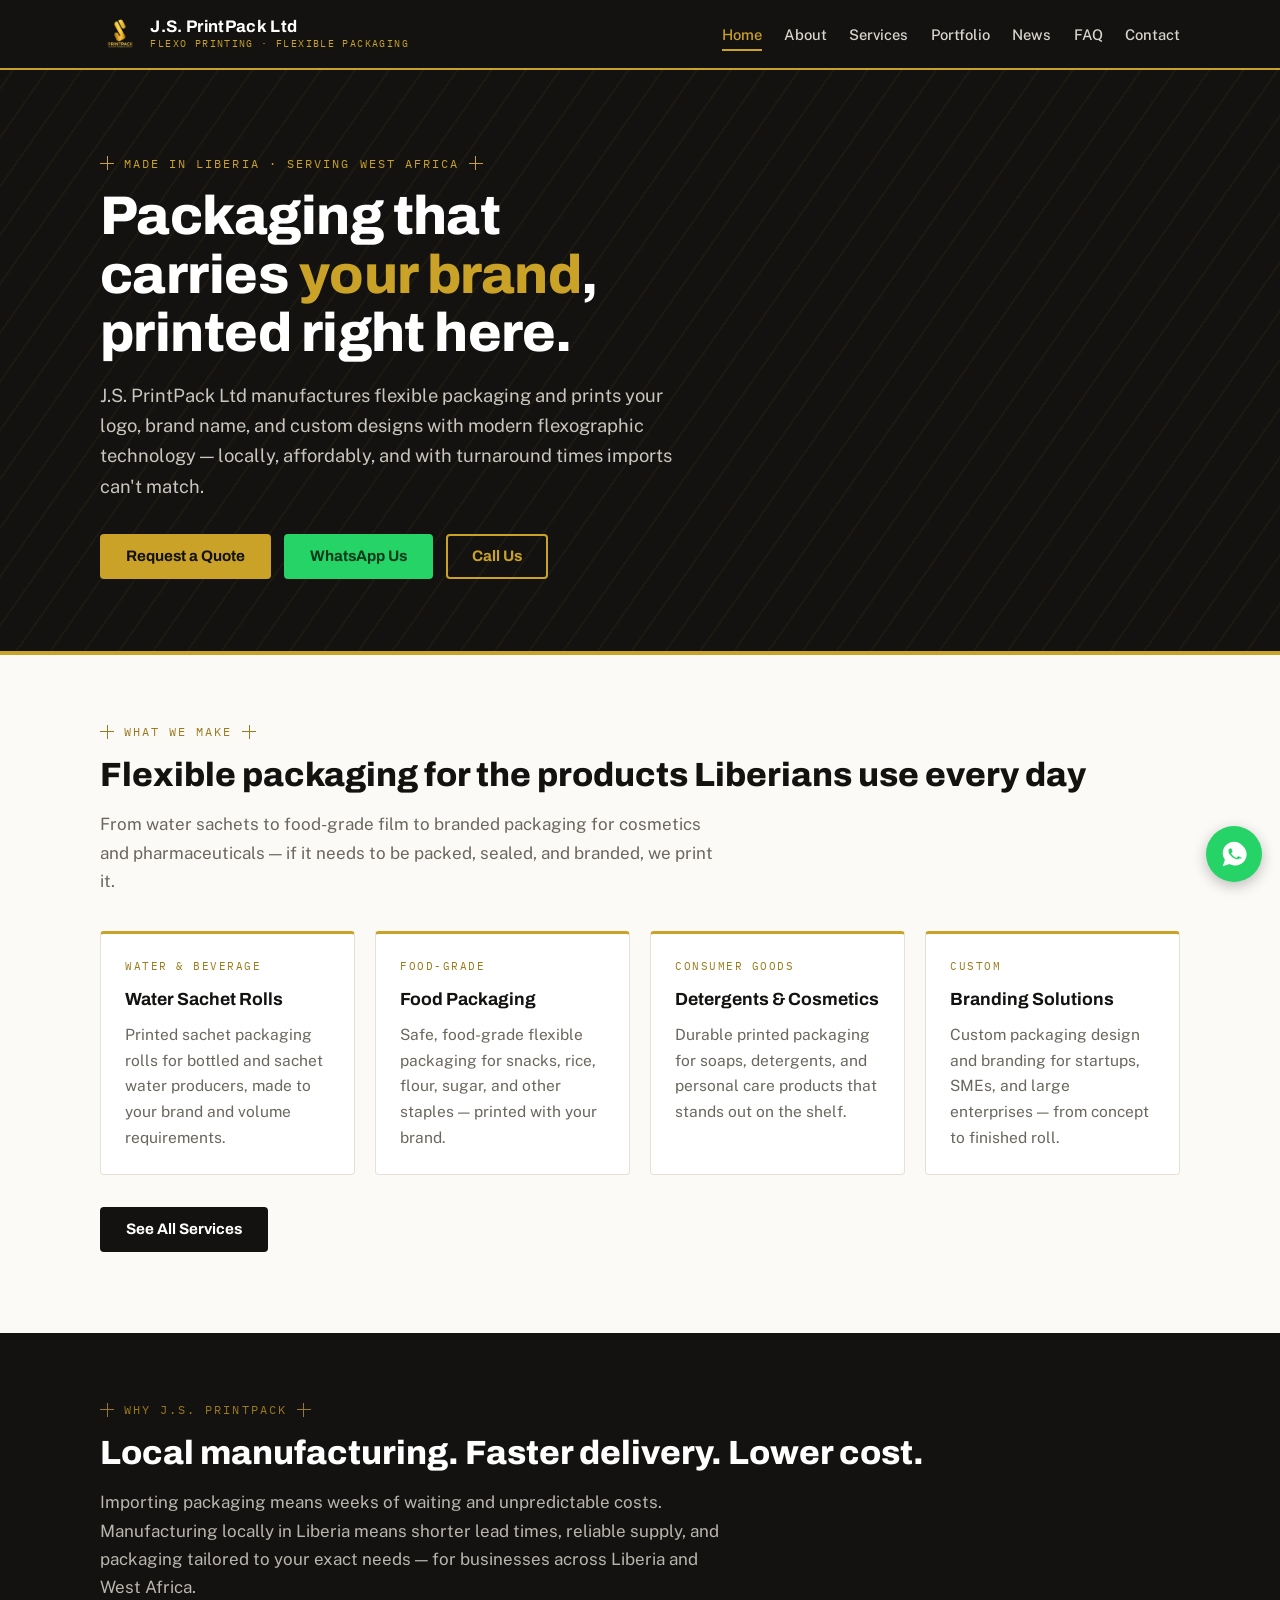
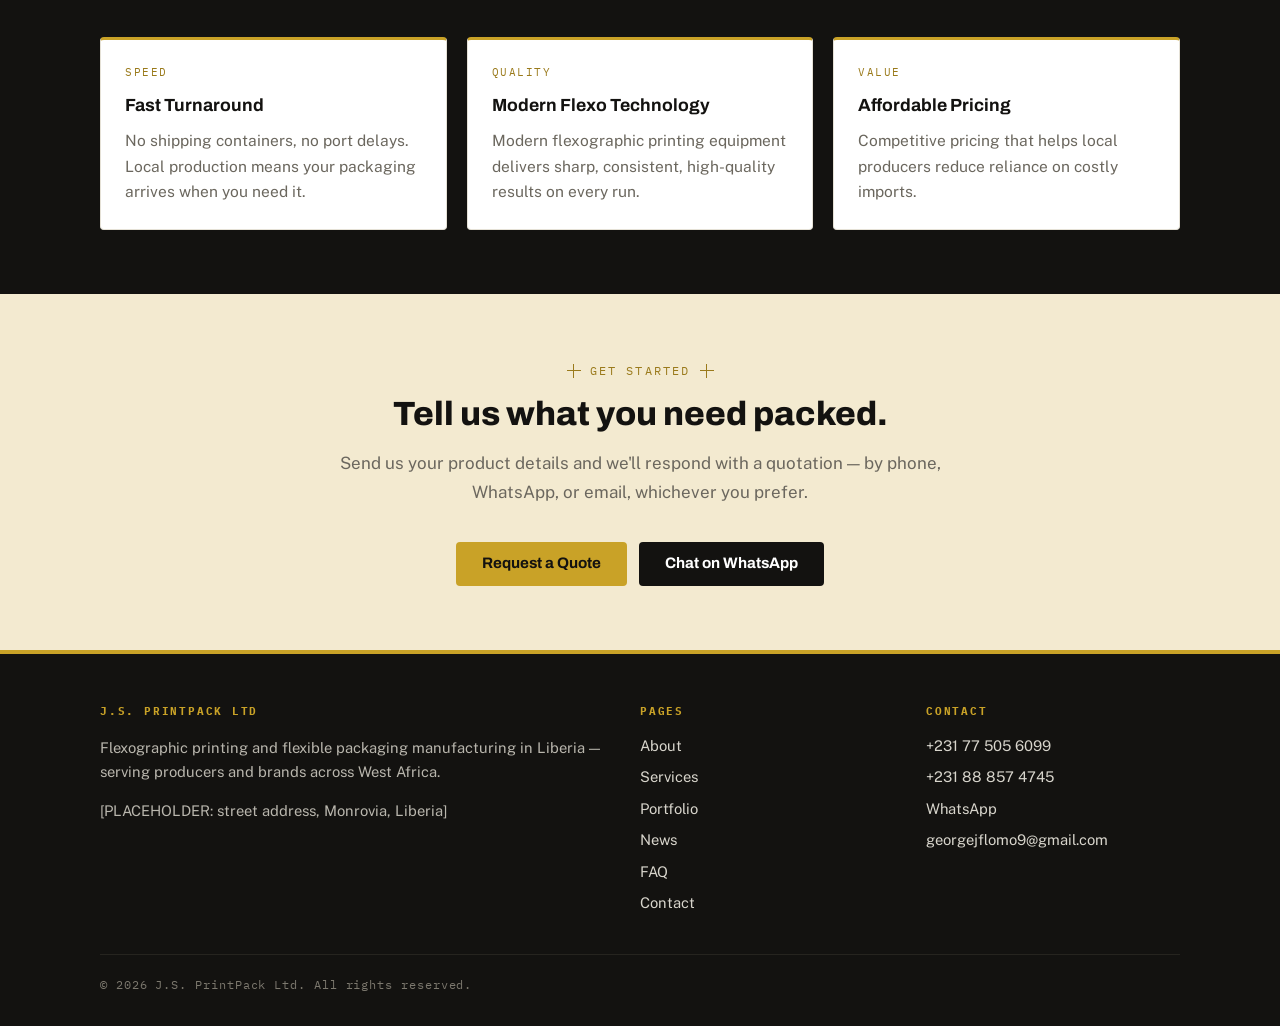
<file: index.html>
<!doctype html>
<html lang="en">
  <head>
    <meta charset="UTF-8" />
    <meta name="viewport" content="width=device-width, initial-scale=1.0" />
    <title>
      J.S. PrintPack Ltd — Flexographic Printing &amp; Flexible Packaging in
      Liberia
    </title>
    <meta
      name="description"
      content="J.S. PrintPack Ltd manufactures high-quality flexible packaging and flexographic printing in Liberia — water sachet rolls, food-grade packaging, and custom branded packaging for West Africa."
    />
    <link rel="preconnect" href="https://fonts.googleapis.com" />
    <link rel="preconnect" href="https://fonts.gstatic.com" crossorigin />
    <link
      href="https://fonts.googleapis.com/css2?family=Archivo:wght@700;800&family=Public+Sans:wght@400;500;700&family=IBM+Plex+Mono:wght@400;500&display=swap"
      rel="stylesheet"
    />
    <link rel="stylesheet" href="css/styles.css" />
    <link rel="icon" href="images/js-logo2.png" type="image/svg+xml" />
  </head>
  <body>
    <header class="site-header">
      <div class="container">
        <a class="brand" href="index.html">
          <img
            class="brand-mark"
            src="images/js-logo2.png"
            alt=""
            width="40"
            height="40"
          />
          <span class="brand-name"
            >J.S. PrintPack Ltd
            <small>Flexo Printing · Flexible Packaging</small>
          </span>
        </a>
        <button
          class="nav-toggle"
          aria-expanded="false"
          aria-controls="site-nav"
        >
          Menu
        </button>
        <nav class="site-nav" id="site-nav" aria-label="Main navigation">
          <ul>
            <li><a href="index.html" aria-current="page">Home</a></li>
            <li><a href="about.html">About</a></li>
            <li><a href="services.html">Services</a></li>
            <li><a href="portfolio.html">Portfolio</a></li>
            <li><a href="news.html">News</a></li>
            <li><a href="faq.html">FAQ</a></li>
            <li><a href="contact.html">Contact</a></li>
          </ul>
        </nav>
      </div>
    </header>

    <main>
      <section class="hero">
        <div class="container">
          <p class="eyebrow">Made in Liberia · Serving West Africa</p>
          <h1>
            Packaging that carries <em>your brand</em>, printed right here.
          </h1>
          <p class="lede">
            J.S. PrintPack Ltd manufactures flexible packaging and prints your
            logo, brand name, and custom designs with modern flexographic
            technology — locally, affordably, and with turnaround times imports
            can't match.
          </p>
          <div class="cta-row">
            <a class="btn btn-gold" href="contact.html">Request a Quote</a>
            <a
              class="btn btn-whatsapp"
              href="https://wa.me/231775056099"
              rel="noopener"
              >WhatsApp Us</a
            >
            <a class="btn btn-outline" href="tel:+231775056099">Call Us</a>
          </div>
        </div>
      </section>

      <section class="section">
        <div class="container">
          <p class="eyebrow">What we make</p>
          <h2>Flexible packaging for the products Liberians use every day</h2>
          <p class="intro">
            From water sachets to food-grade film to branded packaging for
            cosmetics and pharmaceuticals — if it needs to be packed, sealed,
            and branded, we print it.
          </p>
          <div class="card-grid">
            <div class="card">
              <span class="spec">Water &amp; Beverage</span>
              <h3>Water Sachet Rolls</h3>
              <p>
                Printed sachet packaging rolls for bottled and sachet water
                producers, made to your brand and volume requirements.
              </p>
            </div>
            <div class="card">
              <span class="spec">Food-Grade</span>
              <h3>Food Packaging</h3>
              <p>
                Safe, food-grade flexible packaging for snacks, rice, flour,
                sugar, and other staples — printed with your brand.
              </p>
            </div>
            <div class="card">
              <span class="spec">Consumer Goods</span>
              <h3>Detergents &amp; Cosmetics</h3>
              <p>
                Durable printed packaging for soaps, detergents, and personal
                care products that stands out on the shelf.
              </p>
            </div>
            <div class="card">
              <span class="spec">Custom</span>
              <h3>Branding Solutions</h3>
              <p>
                Custom packaging design and branding for startups, SMEs, and
                large enterprises — from concept to finished roll.
              </p>
            </div>
          </div>
          <p class="mt-2">
            <a class="btn btn-dark" href="services.html">See All Services</a>
          </p>
        </div>
      </section>

      <section class="section section-dark">
        <div class="container">
          <p class="eyebrow">Why J.S. PrintPack</p>
          <h2>Local manufacturing. Faster delivery. Lower cost.</h2>
          <p class="intro">
            Importing packaging means weeks of waiting and unpredictable costs.
            Manufacturing locally in Liberia means shorter lead times, reliable
            supply, and packaging tailored to your exact needs — for businesses
            across Liberia and West Africa.
          </p>
          <div class="card-grid">
            <div class="card">
              <span class="spec">Speed</span>
              <h3>Fast Turnaround</h3>
              <p>
                No shipping containers, no port delays. Local production means
                your packaging arrives when you need it.
              </p>
            </div>
            <div class="card">
              <span class="spec">Quality</span>
              <h3>Modern Flexo Technology</h3>
              <p>
                Modern flexographic printing equipment delivers sharp,
                consistent, high-quality results on every run.
              </p>
            </div>
            <div class="card">
              <span class="spec">Value</span>
              <h3>Affordable Pricing</h3>
              <p>
                Competitive pricing that helps local producers reduce reliance
                on costly imports.
              </p>
            </div>
          </div>
        </div>
      </section>

      <section class="section section-tint">
        <div class="container center">
          <p class="eyebrow" style="justify-content: center">Get started</p>
          <h2>Tell us what you need packed.</h2>
          <p class="intro" style="margin-left: auto; margin-right: auto">
            Send us your product details and we'll respond with a quotation — by
            phone, WhatsApp, or email, whichever you prefer.
          </p>
          <div class="cta-row" style="justify-content: center">
            <a class="btn btn-gold" href="contact.html">Request a Quote</a>
            <a
              class="btn btn-dark"
              href="https://wa.me/231775056099"
              rel="noopener"
              >Chat on WhatsApp</a
            >
          </div>
        </div>
      </section>
    </main>

    <footer class="site-footer">
      <div class="container">
        <div class="footer-grid">
          <div>
            <h4>J.S. PrintPack Ltd</h4>
            <p>
              Flexographic printing and flexible packaging manufacturing in
              Liberia — serving producers and brands across West Africa.
            </p>
            <p>[PLACEHOLDER: street address, Monrovia, Liberia]</p>
          </div>
          <div>
            <h4>Pages</h4>
            <ul>
              <li><a href="about.html">About</a></li>
              <li><a href="services.html">Services</a></li>
              <li><a href="portfolio.html">Portfolio</a></li>
              <li><a href="news.html">News</a></li>
              <li><a href="faq.html">FAQ</a></li>
              <li><a href="contact.html">Contact</a></li>
            </ul>
          </div>
          <div>
            <h4>Contact</h4>
            <ul>
              <li><a href="tel:+231775056099">+231 77 505 6099</a></li>
              <li><a href="tel:+231888574745">+231 88 857 4745</a></li>
              <li>
                <a href="https://wa.me/231775056099" rel="noopener">WhatsApp</a>
              </li>
              <li>
                <a href="mailto:georgejflomo9@gmail.com"
                  >georgejflomo9@gmail.com</a
                >
              </li>
            </ul>
          </div>
        </div>
        <div class="footer-bottom">
          © 2026 J.S. PrintPack Ltd. All rights reserved.
        </div>
      </div>
    </footer>

    <a
      class="wa-float"
      href="https://wa.me/231775056099"
      rel="noopener"
      aria-label="Chat with us on WhatsApp"
    >
      <svg viewBox="0 0 32 32" aria-hidden="true">
        <path
          d="M16 3C9.4 3 4 8.4 4 15c0 2.6.8 5 2.3 7L4 29l7.2-2.3c1.9 1 4 1.6 6.3 1.6 6.6 0 12-5.4 12-12S22.6 3 16 3zm6.6 17c-.3.8-1.6 1.5-2.2 1.6-.6.1-1.3.2-3.7-.8-3.1-1.3-5.1-4.4-5.3-4.6-.2-.2-1.3-1.7-1.3-3.2s.8-2.3 1.1-2.6c.3-.3.6-.4.8-.4h.6c.2 0 .5-.1.7.5l1 2.4c.1.2.1.4 0 .6l-.4.7-.6.6c-.2.2-.4.4-.2.7.2.4 1 1.6 2.1 2.6 1.4 1.3 2.6 1.7 3 1.9.4.2.6.1.8-.1l1.2-1.4c.2-.3.5-.2.8-.1l2.2 1c.3.2.6.3.7.4.1.4.1 1.1-.3 1.8z"
        />
      </svg>
    </a>

    <script src="js/main.js" defer></script>
  </body>
</html>
</file>
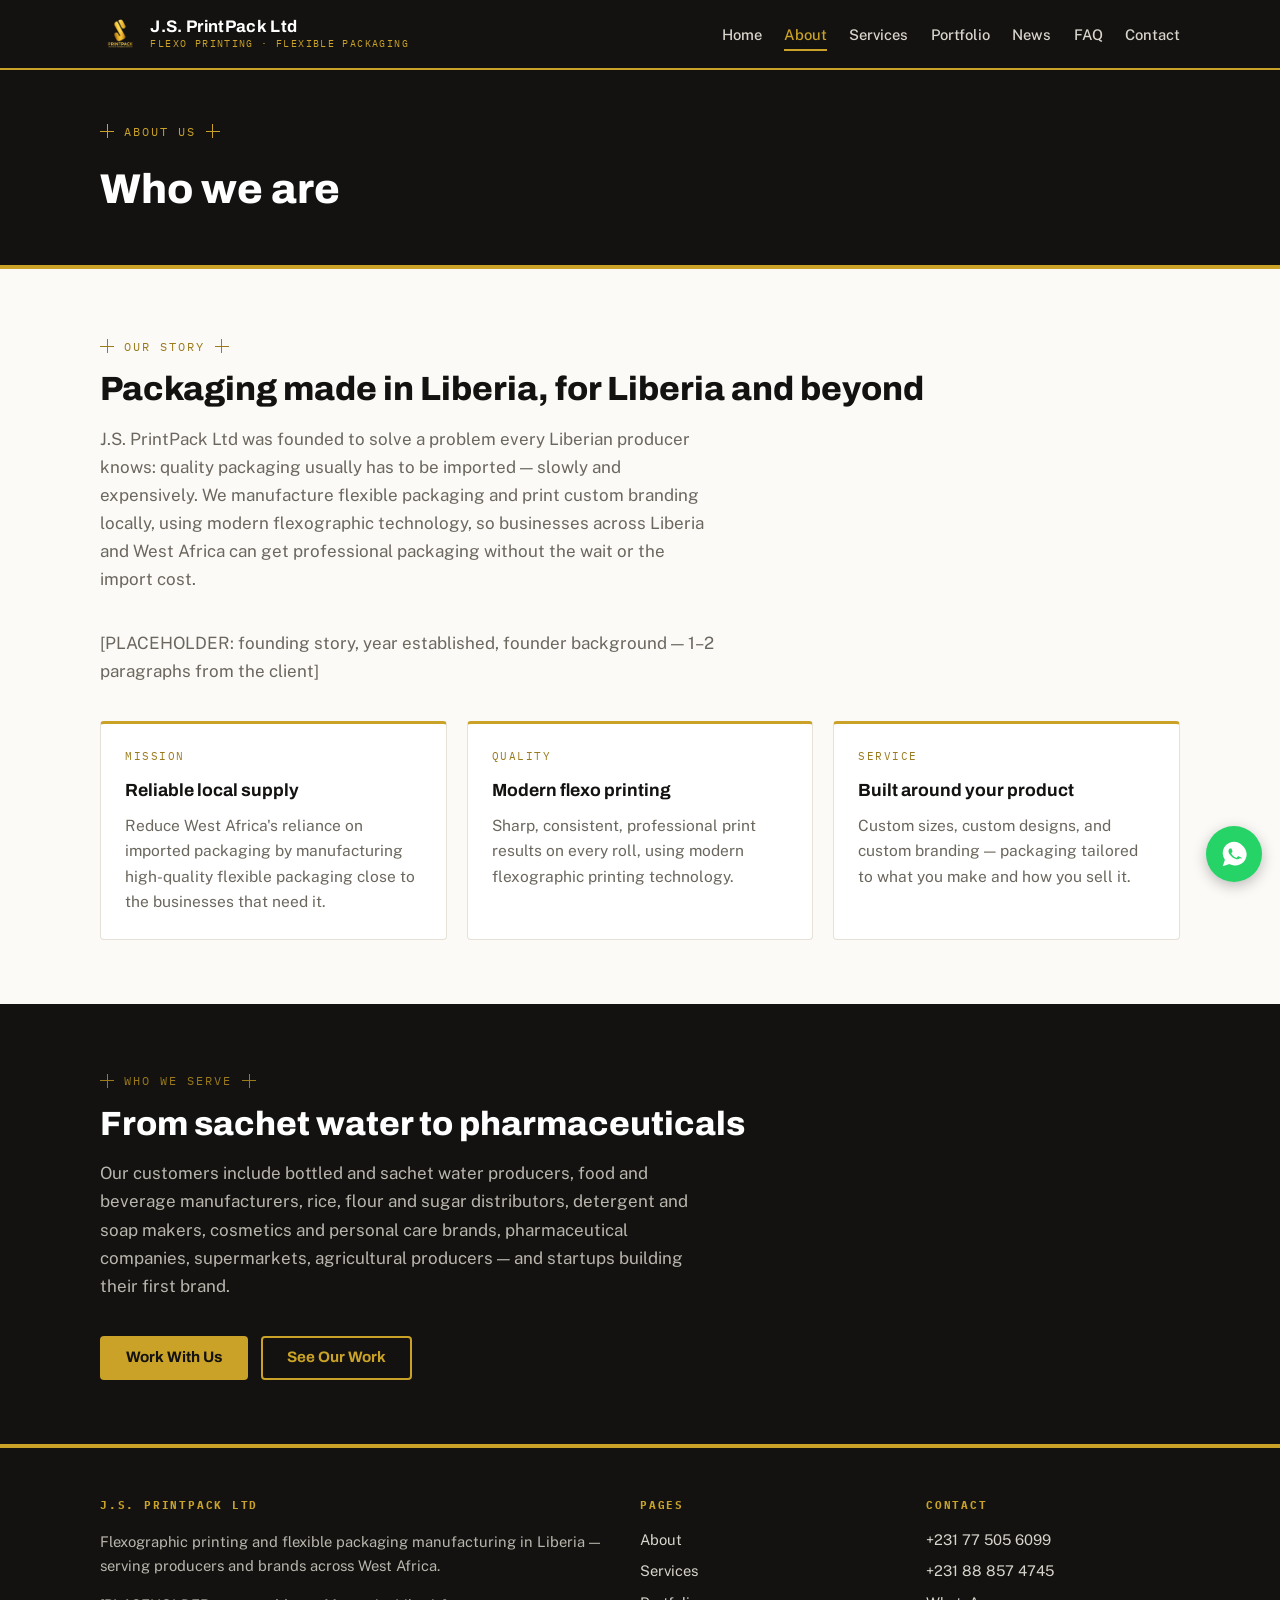
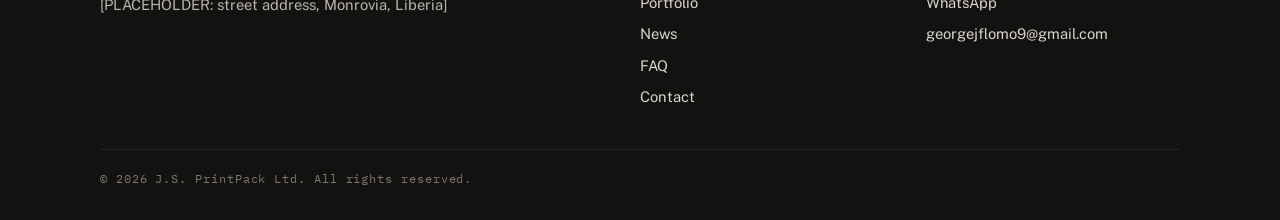
<file: about.html>
<!doctype html>
<html lang="en">
  <head>
    <meta charset="UTF-8" />
    <meta name="viewport" content="width=device-width, initial-scale=1.0" />
    <title>About Us — J.S. PrintPack Ltd</title>
    <meta
      name="description"
      content="About J.S. PrintPack Ltd — local flexographic printing and flexible packaging manufacturing in Liberia."
    />
    <link rel="preconnect" href="https://fonts.googleapis.com" />
    <link rel="preconnect" href="https://fonts.gstatic.com" crossorigin />
    <link
      href="https://fonts.googleapis.com/css2?family=Archivo:wght@700;800&family=Public+Sans:wght@400;500;700&family=IBM+Plex+Mono:wght@400;500&display=swap"
      rel="stylesheet"
    />
    <link rel="stylesheet" href="css/styles.css" />
    <link rel="icon" href="images/js-logo2.png" type="image/svg+xml" />
  </head>
  <body>
    <header class="site-header">
      <div class="container">
        <a class="brand" href="index.html">
          <img
            class="brand-mark"
            src="images/js-logo2.png"
            alt=""
            width="40"
            height="40"
          />
          <span class="brand-name"
            >J.S. PrintPack Ltd
            <small>Flexo Printing · Flexible Packaging</small>
          </span>
        </a>
        <button
          class="nav-toggle"
          aria-expanded="false"
          aria-controls="site-nav"
        >
          Menu
        </button>
        <nav class="site-nav" id="site-nav" aria-label="Main navigation">
          <ul>
            <li><a href="index.html">Home</a></li>
            <li><a href="about.html" aria-current="page">About</a></li>
            <li><a href="services.html">Services</a></li>
            <li><a href="portfolio.html">Portfolio</a></li>
            <li><a href="news.html">News</a></li>
            <li><a href="faq.html">FAQ</a></li>
            <li><a href="contact.html">Contact</a></li>
          </ul>
        </nav>
      </div>
    </header>

    <main>
      <section class="page-head">
        <div class="container">
          <p class="eyebrow">About us</p>
          <h1>Who we are</h1>
        </div>
      </section>

      <section class="section">
        <div class="container">
          <p class="eyebrow">Our story</p>
          <h2>Packaging made in Liberia, for Liberia and beyond</h2>
          <p class="intro">
            J.S. PrintPack Ltd was founded to solve a problem every Liberian
            producer knows: quality packaging usually has to be imported —
            slowly and expensively. We manufacture flexible packaging and print
            custom branding locally, using modern flexographic technology, so
            businesses across Liberia and West Africa can get professional
            packaging without the wait or the import cost.
          </p>
          <p class="intro">
            [PLACEHOLDER: founding story, year established, founder background —
            1–2 paragraphs from the client]
          </p>
          <div class="card-grid">
            <div class="card">
              <span class="spec">Mission</span>
              <h3>Reliable local supply</h3>
              <p>
                Reduce West Africa's reliance on imported packaging by
                manufacturing high-quality flexible packaging close to the
                businesses that need it.
              </p>
            </div>
            <div class="card">
              <span class="spec">Quality</span>
              <h3>Modern flexo printing</h3>
              <p>
                Sharp, consistent, professional print results on every roll,
                using modern flexographic printing technology.
              </p>
            </div>
            <div class="card">
              <span class="spec">Service</span>
              <h3>Built around your product</h3>
              <p>
                Custom sizes, custom designs, and custom branding — packaging
                tailored to what you make and how you sell it.
              </p>
            </div>
          </div>
        </div>
      </section>

      <section class="section section-dark">
        <div class="container">
          <p class="eyebrow">Who we serve</p>
          <h2>From sachet water to pharmaceuticals</h2>
          <p class="intro">
            Our customers include bottled and sachet water producers, food and
            beverage manufacturers, rice, flour and sugar distributors,
            detergent and soap makers, cosmetics and personal care brands,
            pharmaceutical companies, supermarkets, agricultural producers — and
            startups building their first brand.
          </p>
          <div class="cta-row">
            <a class="btn btn-gold" href="contact.html">Work With Us</a>
            <a class="btn btn-outline" href="portfolio.html">See Our Work</a>
          </div>
        </div>
      </section>
    </main>

    <footer class="site-footer">
      <div class="container">
        <div class="footer-grid">
          <div>
            <h4>J.S. PrintPack Ltd</h4>
            <p>
              Flexographic printing and flexible packaging manufacturing in
              Liberia — serving producers and brands across West Africa.
            </p>
            <p>[PLACEHOLDER: street address, Monrovia, Liberia]</p>
          </div>
          <div>
            <h4>Pages</h4>
            <ul>
              <li><a href="about.html">About</a></li>
              <li><a href="services.html">Services</a></li>
              <li><a href="portfolio.html">Portfolio</a></li>
              <li><a href="news.html">News</a></li>
              <li><a href="faq.html">FAQ</a></li>
              <li><a href="contact.html">Contact</a></li>
            </ul>
          </div>
          <div>
            <h4>Contact</h4>
            <ul>
              <li><a href="tel:+231775056099">+231 77 505 6099</a></li>
              <li><a href="tel:+231888574745">+231 88 857 4745</a></li>
              <li>
                <a href="https://wa.me/231775056099" rel="noopener">WhatsApp</a>
              </li>
              <li>
                <a href="mailto:georgejflomo9@gmail.com"
                  >georgejflomo9@gmail.com</a
                >
              </li>
            </ul>
          </div>
        </div>
        <div class="footer-bottom">
          © 2026 J.S. PrintPack Ltd. All rights reserved.
        </div>
      </div>
    </footer>

    <a
      class="wa-float"
      href="https://wa.me/231775056099"
      rel="noopener"
      aria-label="Chat with us on WhatsApp"
    >
      <svg viewBox="0 0 32 32" aria-hidden="true">
        <path
          d="M16 3C9.4 3 4 8.4 4 15c0 2.6.8 5 2.3 7L4 29l7.2-2.3c1.9 1 4 1.6 6.3 1.6 6.6 0 12-5.4 12-12S22.6 3 16 3zm6.6 17c-.3.8-1.6 1.5-2.2 1.6-.6.1-1.3.2-3.7-.8-3.1-1.3-5.1-4.4-5.3-4.6-.2-.2-1.3-1.7-1.3-3.2s.8-2.3 1.1-2.6c.3-.3.6-.4.8-.4h.6c.2 0 .5-.1.7.5l1 2.4c.1.2.1.4 0 .6l-.4.7-.6.6c-.2.2-.4.4-.2.7.2.4 1 1.6 2.1 2.6 1.4 1.3 2.6 1.7 3 1.9.4.2.6.1.8-.1l1.2-1.4c.2-.3.5-.2.8-.1l2.2 1c.3.2.6.3.7.4.1.4.1 1.1-.3 1.8z"
        />
      </svg>
    </a>

    <script src="js/main.js" defer></script>
  </body>
</html>
</file>
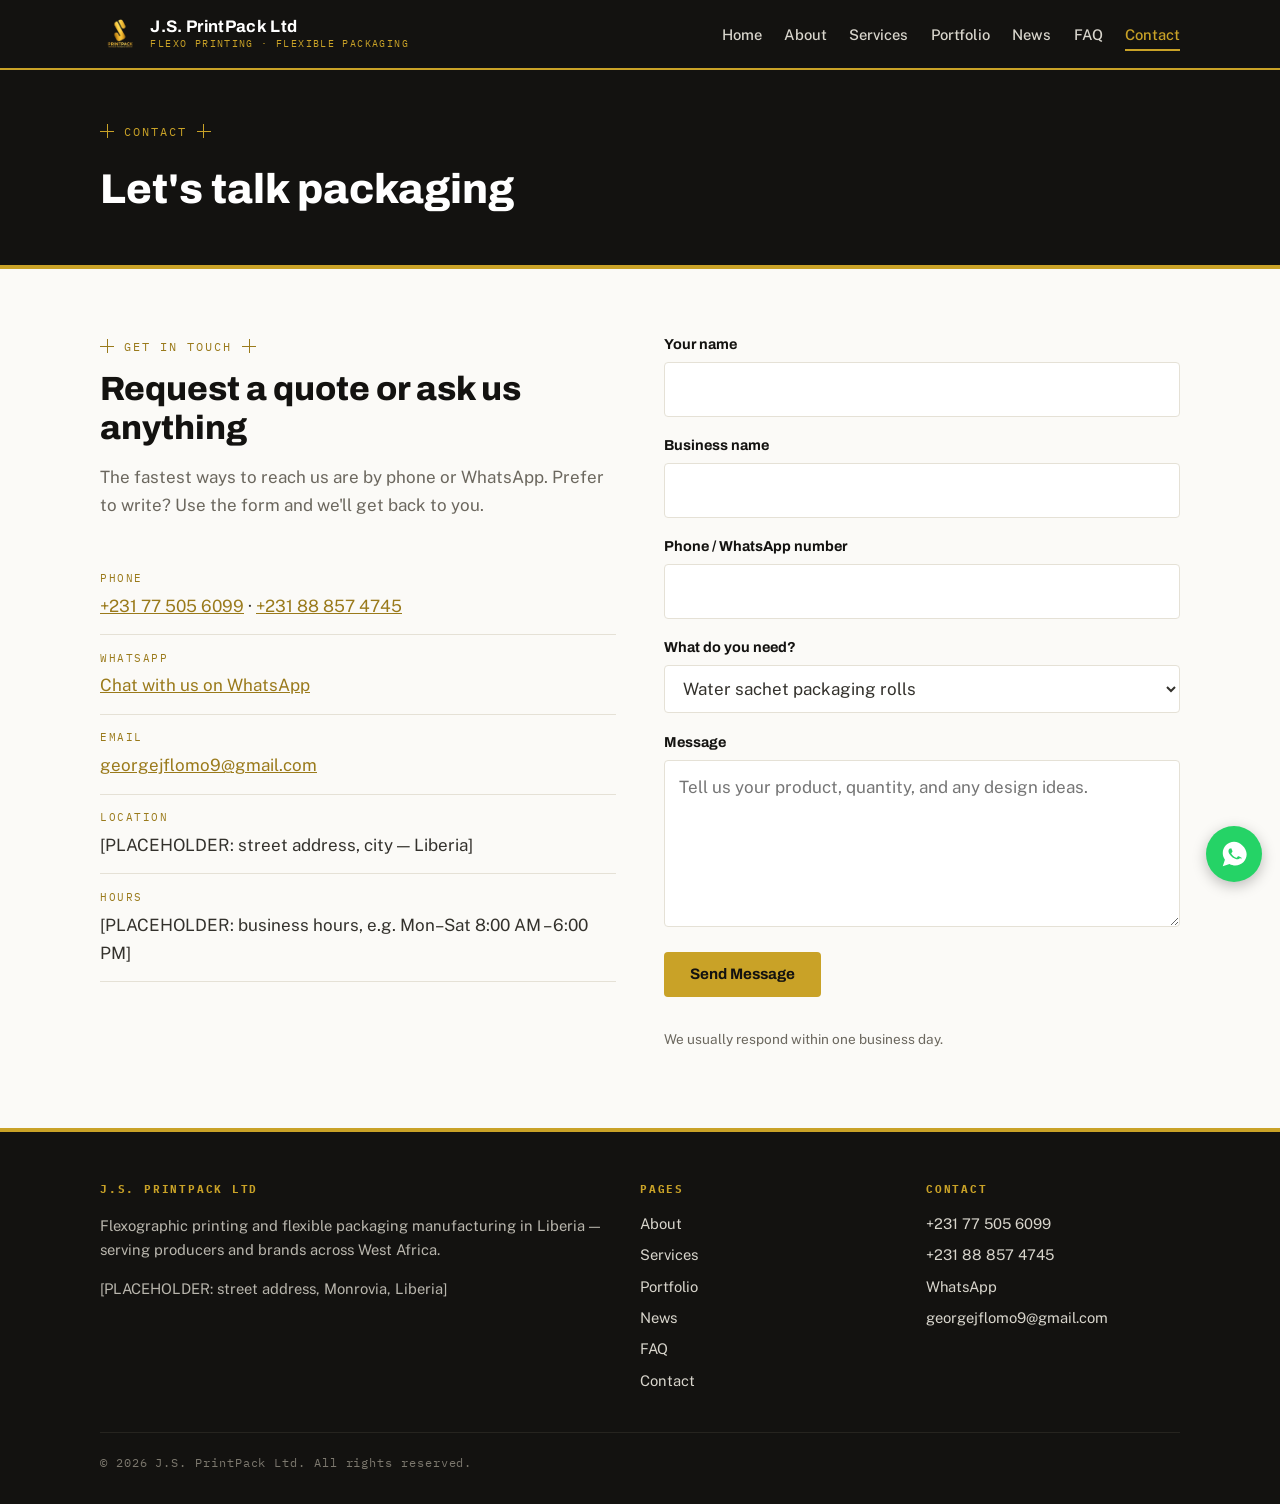
<file: contact.html>
<!doctype html>
<html lang="en">
  <head>
    <meta charset="UTF-8" />
    <meta name="viewport" content="width=device-width, initial-scale=1.0" />
    <title>Contact — J.S. PrintPack Ltd</title>
    <meta
      name="description"
      content="Contact J.S. PrintPack Ltd for flexible packaging and flexographic printing quotes in Liberia — phone, WhatsApp, or contact form."
    />
    <link rel="preconnect" href="https://fonts.googleapis.com" />
    <link rel="preconnect" href="https://fonts.gstatic.com" crossorigin />
    <link
      href="https://fonts.googleapis.com/css2?family=Archivo:wght@700;800&family=Public+Sans:wght@400;500;700&family=IBM+Plex+Mono:wght@400;500&display=swap"
      rel="stylesheet"
    />
    <link rel="stylesheet" href="css/styles.css" />
    <link rel="icon" href="images/js-logo2.png" type="image/svg+xml" />
  </head>
  <body>
    <header class="site-header">
      <div class="container">
        <a class="brand" href="index.html">
          <img
            class="brand-mark"
            src="images/js-logo2.png"
            alt=""
            width="40"
            height="40"
          />
          <span class="brand-name"
            >J.S. PrintPack Ltd
            <small>Flexo Printing · Flexible Packaging</small>
          </span>
        </a>
        <button
          class="nav-toggle"
          aria-expanded="false"
          aria-controls="site-nav"
        >
          Menu
        </button>
        <nav class="site-nav" id="site-nav" aria-label="Main navigation">
          <ul>
            <li><a href="index.html">Home</a></li>
            <li><a href="about.html">About</a></li>
            <li><a href="services.html">Services</a></li>
            <li><a href="portfolio.html">Portfolio</a></li>
            <li><a href="news.html">News</a></li>
            <li><a href="faq.html">FAQ</a></li>
            <li><a href="contact.html" aria-current="page">Contact</a></li>
          </ul>
        </nav>
      </div>
    </header>

    <main>
      <section class="page-head">
        <div class="container">
          <p class="eyebrow">Contact</p>
          <h1>Let's talk packaging</h1>
        </div>
      </section>

      <section class="section">
        <div class="container">
          <div class="contact-layout">
            <div>
              <p class="eyebrow">Get in touch</p>
              <h2>Request a quote or ask us anything</h2>
              <p class="intro">
                The fastest ways to reach us are by phone or WhatsApp. Prefer to
                write? Use the form and we'll get back to you.
              </p>
              <ul class="info-list">
                <li>
                  <span class="spec">Phone</span>
                  <a href="tel:+231775056099">+231 77 505 6099</a> ·
                  <a href="tel:+231888574745">+231 88 857 4745</a>
                </li>
                <li>
                  <span class="spec">WhatsApp</span>
                  <a href="https://wa.me/231775056099" rel="noopener"
                    >Chat with us on WhatsApp</a
                  >
                </li>
                <li>
                  <span class="spec">Email</span>
                  <a href="mailto:georgejflomo9@gmail.com"
                    >georgejflomo9@gmail.com</a
                  >
                </li>
                <li>
                  <span class="spec">Location</span>
                  [PLACEHOLDER: street address, city — Liberia]
                </li>
                <li>
                  <span class="spec">Hours</span>
                  [PLACEHOLDER: business hours, e.g. Mon–Sat 8:00 AM – 6:00 PM]
                </li>
              </ul>
            </div>
            <div>
              <form
                name="contact"
                method="POST"
                data-netlify="true"
                netlify-honeypot="bot-field"
                class="form-grid"
                action="/thanks.html"
              >
                <input type="hidden" name="form-name" value="contact" />
                <p hidden>
                  <label>Don't fill this out: <input name="bot-field" /></label>
                </p>
                <div>
                  <label for="cf-name">Your name</label>
                  <input
                    id="cf-name"
                    name="name"
                    type="text"
                    required
                    autocomplete="name"
                  />
                </div>
                <div>
                  <label for="cf-business">Business name</label>
                  <input
                    id="cf-business"
                    name="business"
                    type="text"
                    autocomplete="organization"
                  />
                </div>
                <div>
                  <label for="cf-phone">Phone / WhatsApp number</label>
                  <input
                    id="cf-phone"
                    name="phone"
                    type="tel"
                    required
                    autocomplete="tel"
                  />
                </div>
                <div>
                  <label for="cf-need">What do you need?</label>
                  <select id="cf-need" name="need">
                    <option>Water sachet packaging rolls</option>
                    <option>Food packaging</option>
                    <option>Detergent / cosmetics packaging</option>
                    <option>Pharmaceutical packaging</option>
                    <option>Custom design &amp; branding</option>
                    <option>Something else</option>
                  </select>
                </div>
                <div>
                  <label for="cf-message">Message</label>
                  <textarea
                    id="cf-message"
                    name="message"
                    rows="5"
                    required
                    placeholder="Tell us your product, quantity, and any design ideas."
                  ></textarea>
                </div>
                <div>
                  <button class="btn btn-gold" type="submit">
                    Send Message
                  </button>
                </div>
                <p class="form-note">
                  We usually respond within one business day.
                </p>
              </form>
            </div>
          </div>
        </div>
      </section>
    </main>

    <footer class="site-footer">
      <div class="container">
        <div class="footer-grid">
          <div>
            <h4>J.S. PrintPack Ltd</h4>
            <p>
              Flexographic printing and flexible packaging manufacturing in
              Liberia — serving producers and brands across West Africa.
            </p>
            <p>[PLACEHOLDER: street address, Monrovia, Liberia]</p>
          </div>
          <div>
            <h4>Pages</h4>
            <ul>
              <li><a href="about.html">About</a></li>
              <li><a href="services.html">Services</a></li>
              <li><a href="portfolio.html">Portfolio</a></li>
              <li><a href="news.html">News</a></li>
              <li><a href="faq.html">FAQ</a></li>
              <li><a href="contact.html">Contact</a></li>
            </ul>
          </div>
          <div>
            <h4>Contact</h4>
            <ul>
              <li><a href="tel:+231775056099">+231 77 505 6099</a></li>
              <li><a href="tel:+231888574745">+231 88 857 4745</a></li>
              <li>
                <a href="https://wa.me/231775056099" rel="noopener">WhatsApp</a>
              </li>
              <li>
                <a href="mailto:georgejflomo9@gmail.com"
                  >georgejflomo9@gmail.com</a
                >
              </li>
            </ul>
          </div>
        </div>
        <div class="footer-bottom">
          © 2026 J.S. PrintPack Ltd. All rights reserved.
        </div>
      </div>
    </footer>

    <a
      class="wa-float"
      href="https://wa.me/231775056099"
      rel="noopener"
      aria-label="Chat with us on WhatsApp"
    >
      <svg viewBox="0 0 32 32" aria-hidden="true">
        <path
          d="M16 3C9.4 3 4 8.4 4 15c0 2.6.8 5 2.3 7L4 29l7.2-2.3c1.9 1 4 1.6 6.3 1.6 6.6 0 12-5.4 12-12S22.6 3 16 3zm6.6 17c-.3.8-1.6 1.5-2.2 1.6-.6.1-1.3.2-3.7-.8-3.1-1.3-5.1-4.4-5.3-4.6-.2-.2-1.3-1.7-1.3-3.2s.8-2.3 1.1-2.6c.3-.3.6-.4.8-.4h.6c.2 0 .5-.1.7.5l1 2.4c.1.2.1.4 0 .6l-.4.7-.6.6c-.2.2-.4.4-.2.7.2.4 1 1.6 2.1 2.6 1.4 1.3 2.6 1.7 3 1.9.4.2.6.1.8-.1l1.2-1.4c.2-.3.5-.2.8-.1l2.2 1c.3.2.6.3.7.4.1.4.1 1.1-.3 1.8z"
        />
      </svg>
    </a>

    <script src="js/main.js" defer></script>
  </body>
</html>
</file>
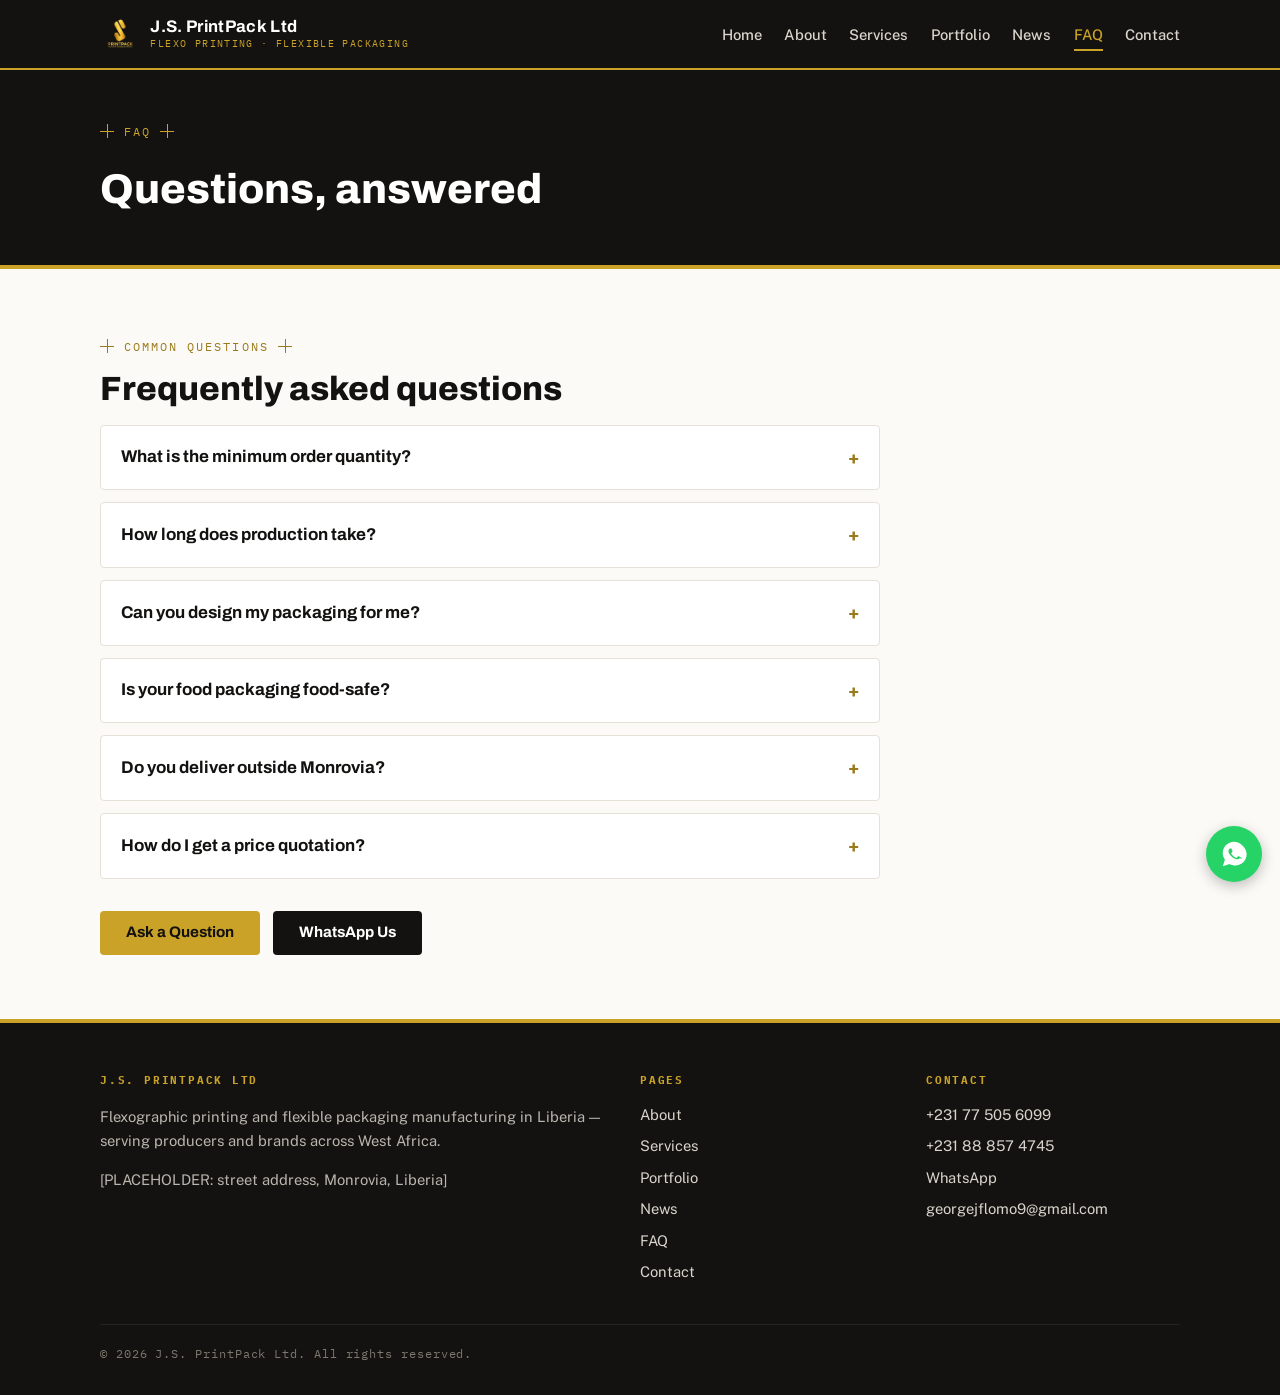
<file: faq.html>
<!doctype html>
<html lang="en">
  <head>
    <meta charset="UTF-8" />
    <meta name="viewport" content="width=device-width, initial-scale=1.0" />
    <title>FAQ — J.S. PrintPack Ltd</title>
    <meta
      name="description"
      content="Frequently asked questions about ordering flexible packaging and flexographic printing from J.S. PrintPack Ltd."
    />
    <link rel="preconnect" href="https://fonts.googleapis.com" />
    <link rel="preconnect" href="https://fonts.gstatic.com" crossorigin />
    <link
      href="https://fonts.googleapis.com/css2?family=Archivo:wght@700;800&family=Public+Sans:wght@400;500;700&family=IBM+Plex+Mono:wght@400;500&display=swap"
      rel="stylesheet"
    />
    <link rel="stylesheet" href="css/styles.css" />
    <link rel="icon" href="images/js-logo2.png" type="image/svg+xml" />
  </head>
  <body>
    <header class="site-header">
      <div class="container">
        <a class="brand" href="index.html">
          <img
            class="brand-mark"
            src="images/js-logo2.png"
            alt=""
            width="40"
            height="40"
          />
          <span class="brand-name"
            >J.S. PrintPack Ltd
            <small>Flexo Printing · Flexible Packaging</small>
          </span>
        </a>
        <button
          class="nav-toggle"
          aria-expanded="false"
          aria-controls="site-nav"
        >
          Menu
        </button>
        <nav class="site-nav" id="site-nav" aria-label="Main navigation">
          <ul>
            <li><a href="index.html">Home</a></li>
            <li><a href="about.html">About</a></li>
            <li><a href="services.html">Services</a></li>
            <li><a href="portfolio.html">Portfolio</a></li>
            <li><a href="news.html">News</a></li>
            <li><a href="faq.html" aria-current="page">FAQ</a></li>
            <li><a href="contact.html">Contact</a></li>
          </ul>
        </nav>
      </div>
    </header>

    <main>
      <section class="page-head">
        <div class="container">
          <p class="eyebrow">FAQ</p>
          <h1>Questions, answered</h1>
        </div>
      </section>

      <section class="section">
        <div class="container">
          <p class="eyebrow">Common questions</p>
          <h2>Frequently asked questions</h2>
          <div class="faq-list">
            <details>
              <summary>What is the minimum order quantity?</summary>
              <p>
                [PLACEHOLDER: minimum order details from the client — e.g.
                minimum roll quantity or kg per order.]
              </p>
            </details>
            <details>
              <summary>How long does production take?</summary>
              <p>
                [PLACEHOLDER: typical turnaround time — e.g. X working days from
                design approval, depending on order size.]
              </p>
            </details>
            <details>
              <summary>Can you design my packaging for me?</summary>
              <p>
                Yes. If you have a logo and brand colors, we can design your
                packaging around them. If you're starting from scratch, we offer
                custom design and branding as part of our service.
              </p>
            </details>
            <details>
              <summary>Is your food packaging food-safe?</summary>
              <p>
                Yes — our food packaging is produced with food-grade materials
                suitable for snacks, rice, flour, sugar, and other food
                products. [PLACEHOLDER: any certifications or standards the
                client holds.]
              </p>
            </details>
            <details>
              <summary>Do you deliver outside Monrovia?</summary>
              <p>
                We serve customers across Liberia and West Africa. [PLACEHOLDER:
                delivery areas, terms, and whether delivery costs are included.]
              </p>
            </details>
            <details>
              <summary>How do I get a price quotation?</summary>
              <p>
                Call us, message us on WhatsApp, or use the contact form on this
                site. Tell us your product, the quantity you need, and any
                design ideas — we'll reply with a quotation.
              </p>
            </details>
          </div>
          <div class="cta-row mt-2">
            <a class="btn btn-gold" href="contact.html">Ask a Question</a>
            <a
              class="btn btn-dark"
              href="https://wa.me/231775056099"
              rel="noopener"
              >WhatsApp Us</a
            >
          </div>
        </div>
      </section>
    </main>

    <footer class="site-footer">
      <div class="container">
        <div class="footer-grid">
          <div>
            <h4>J.S. PrintPack Ltd</h4>
            <p>
              Flexographic printing and flexible packaging manufacturing in
              Liberia — serving producers and brands across West Africa.
            </p>
            <p>[PLACEHOLDER: street address, Monrovia, Liberia]</p>
          </div>
          <div>
            <h4>Pages</h4>
            <ul>
              <li><a href="about.html">About</a></li>
              <li><a href="services.html">Services</a></li>
              <li><a href="portfolio.html">Portfolio</a></li>
              <li><a href="news.html">News</a></li>
              <li><a href="faq.html">FAQ</a></li>
              <li><a href="contact.html">Contact</a></li>
            </ul>
          </div>
          <div>
            <h4>Contact</h4>
            <ul>
              <li><a href="tel:+231775056099">+231 77 505 6099</a></li>
              <li><a href="tel:+231888574745">+231 88 857 4745</a></li>
              <li>
                <a href="https://wa.me/231775056099" rel="noopener">WhatsApp</a>
              </li>
              <li>
                <a href="mailto:georgejflomo9@gmail.com"
                  >georgejflomo9@gmail.com</a
                >
              </li>
            </ul>
          </div>
        </div>
        <div class="footer-bottom">
          © 2026 J.S. PrintPack Ltd. All rights reserved.
        </div>
      </div>
    </footer>

    <a
      class="wa-float"
      href="https://wa.me/231775056099"
      rel="noopener"
      aria-label="Chat with us on WhatsApp"
    >
      <svg viewBox="0 0 32 32" aria-hidden="true">
        <path
          d="M16 3C9.4 3 4 8.4 4 15c0 2.6.8 5 2.3 7L4 29l7.2-2.3c1.9 1 4 1.6 6.3 1.6 6.6 0 12-5.4 12-12S22.6 3 16 3zm6.6 17c-.3.8-1.6 1.5-2.2 1.6-.6.1-1.3.2-3.7-.8-3.1-1.3-5.1-4.4-5.3-4.6-.2-.2-1.3-1.7-1.3-3.2s.8-2.3 1.1-2.6c.3-.3.6-.4.8-.4h.6c.2 0 .5-.1.7.5l1 2.4c.1.2.1.4 0 .6l-.4.7-.6.6c-.2.2-.4.4-.2.7.2.4 1 1.6 2.1 2.6 1.4 1.3 2.6 1.7 3 1.9.4.2.6.1.8-.1l1.2-1.4c.2-.3.5-.2.8-.1l2.2 1c.3.2.6.3.7.4.1.4.1 1.1-.3 1.8z"
        />
      </svg>
    </a>

    <script src="js/main.js" defer></script>
  </body>
</html>
</file>
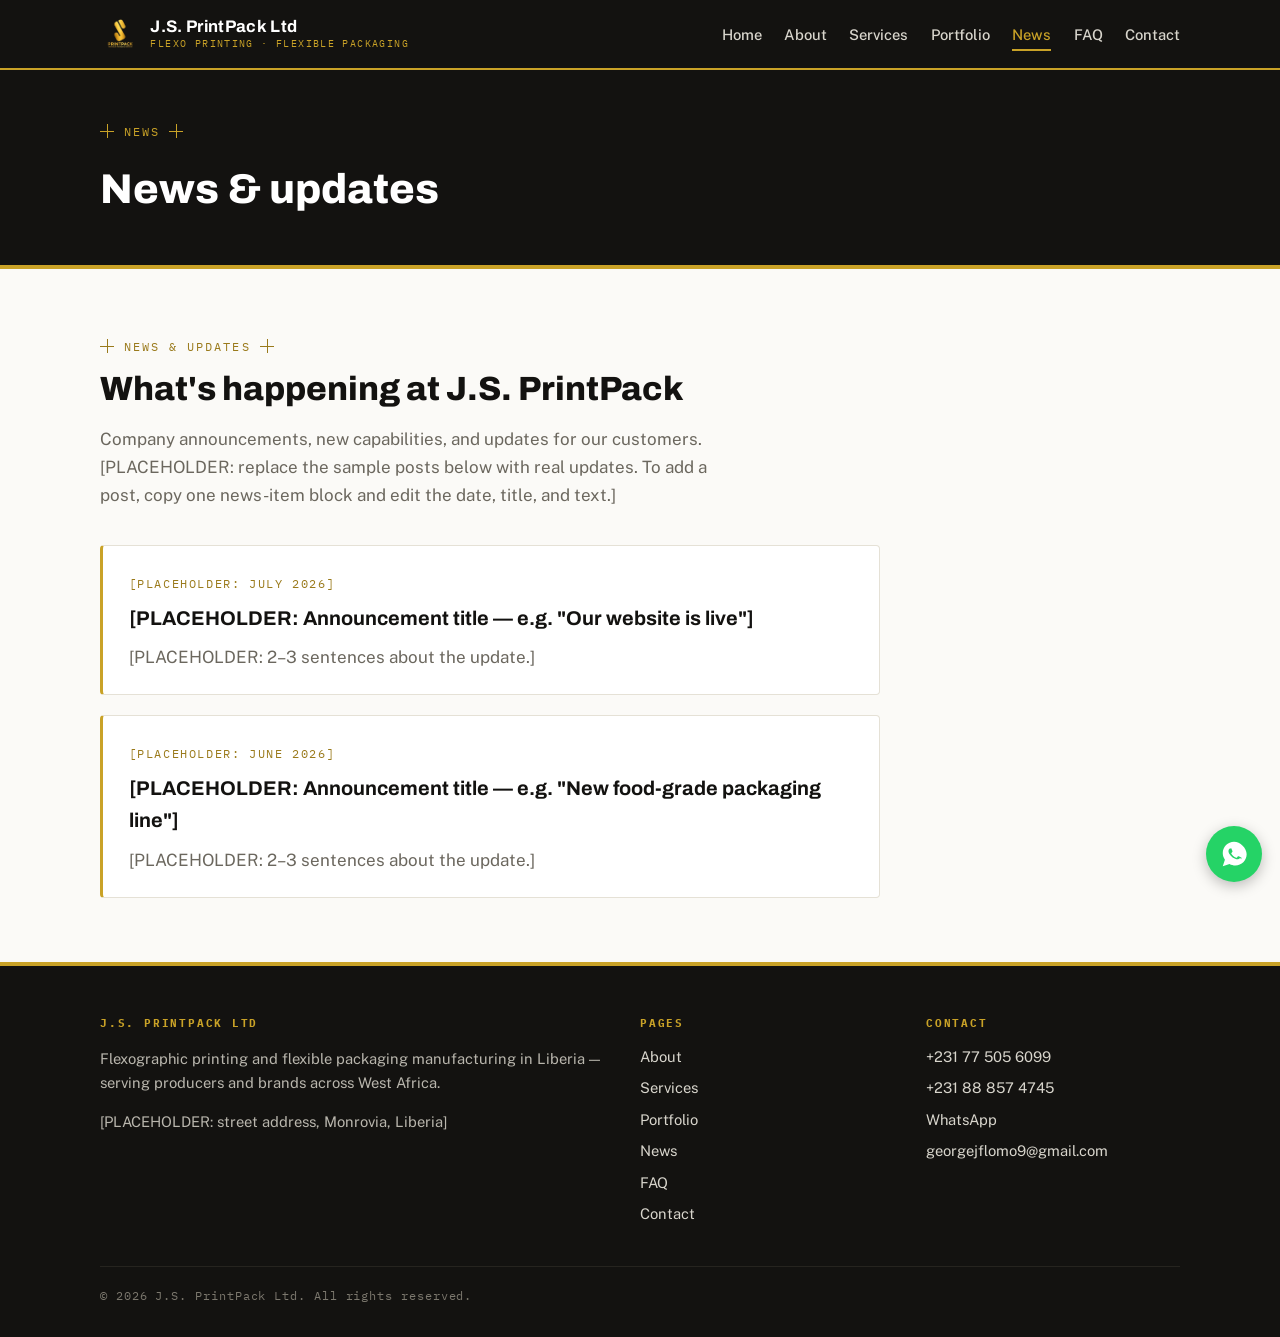
<file: news.html>
<!doctype html>
<html lang="en">
  <head>
    <meta charset="UTF-8" />
    <meta name="viewport" content="width=device-width, initial-scale=1.0" />
    <title>News & Updates — J.S. PrintPack Ltd</title>
    <meta
      name="description"
      content="News and updates from J.S. PrintPack Ltd — flexographic printing and flexible packaging in Liberia."
    />
    <link rel="preconnect" href="https://fonts.googleapis.com" />
    <link rel="preconnect" href="https://fonts.gstatic.com" crossorigin />
    <link
      href="https://fonts.googleapis.com/css2?family=Archivo:wght@700;800&family=Public+Sans:wght@400;500;700&family=IBM+Plex+Mono:wght@400;500&display=swap"
      rel="stylesheet"
    />
    <link rel="stylesheet" href="css/styles.css" />
    <link rel="icon" href="images/js-logo2.png" type="image/svg+xml" />
  </head>
  <body>
    <header class="site-header">
      <div class="container">
        <a class="brand" href="index.html">
          <img
            class="brand-mark"
            src="images/js-logo2.png"
            alt=""
            width="40"
            height="40"
          />
          <span class="brand-name"
            >J.S. PrintPack Ltd
            <small>Flexo Printing · Flexible Packaging</small>
          </span>
        </a>
        <button
          class="nav-toggle"
          aria-expanded="false"
          aria-controls="site-nav"
        >
          Menu
        </button>
        <nav class="site-nav" id="site-nav" aria-label="Main navigation">
          <ul>
            <li><a href="index.html">Home</a></li>
            <li><a href="about.html">About</a></li>
            <li><a href="services.html">Services</a></li>
            <li><a href="portfolio.html">Portfolio</a></li>
            <li><a href="news.html" aria-current="page">News</a></li>
            <li><a href="faq.html">FAQ</a></li>
            <li><a href="contact.html">Contact</a></li>
          </ul>
        </nav>
      </div>
    </header>

    <main>
      <section class="page-head">
        <div class="container">
          <p class="eyebrow">News</p>
          <h1>News &amp; updates</h1>
        </div>
      </section>

      <section class="section">
        <div class="container">
          <p class="eyebrow">News &amp; updates</p>
          <h2>What's happening at J.S. PrintPack</h2>
          <p class="intro">
            Company announcements, new capabilities, and updates for our
            customers. [PLACEHOLDER: replace the sample posts below with real
            updates. To add a post, copy one news-item block and edit the date,
            title, and text.]
          </p>
          <div class="news-list">
            <article class="news-item">
              <time datetime="2026-07-01">[PLACEHOLDER: July 2026]</time>
              <h3>
                [PLACEHOLDER: Announcement title — e.g. "Our website is live"]
              </h3>
              <p>[PLACEHOLDER: 2–3 sentences about the update.]</p>
            </article>
            <article class="news-item">
              <time datetime="2026-06-01">[PLACEHOLDER: June 2026]</time>
              <h3>
                [PLACEHOLDER: Announcement title — e.g. "New food-grade
                packaging line"]
              </h3>
              <p>[PLACEHOLDER: 2–3 sentences about the update.]</p>
            </article>
          </div>
        </div>
      </section>
    </main>

    <footer class="site-footer">
      <div class="container">
        <div class="footer-grid">
          <div>
            <h4>J.S. PrintPack Ltd</h4>
            <p>
              Flexographic printing and flexible packaging manufacturing in
              Liberia — serving producers and brands across West Africa.
            </p>
            <p>[PLACEHOLDER: street address, Monrovia, Liberia]</p>
          </div>
          <div>
            <h4>Pages</h4>
            <ul>
              <li><a href="about.html">About</a></li>
              <li><a href="services.html">Services</a></li>
              <li><a href="portfolio.html">Portfolio</a></li>
              <li><a href="news.html">News</a></li>
              <li><a href="faq.html">FAQ</a></li>
              <li><a href="contact.html">Contact</a></li>
            </ul>
          </div>
          <div>
            <h4>Contact</h4>
            <ul>
              <li><a href="tel:+231775056099">+231 77 505 6099</a></li>
              <li><a href="tel:+231888574745">+231 88 857 4745</a></li>
              <li>
                <a href="https://wa.me/231775056099" rel="noopener">WhatsApp</a>
              </li>
              <li>
                <a href="mailto:georgejflomo9@gmail.com"
                  >georgejflomo9@gmail.com</a
                >
              </li>
            </ul>
          </div>
        </div>
        <div class="footer-bottom">
          © 2026 J.S. PrintPack Ltd. All rights reserved.
        </div>
      </div>
    </footer>

    <a
      class="wa-float"
      href="https://wa.me/231775056099"
      rel="noopener"
      aria-label="Chat with us on WhatsApp"
    >
      <svg viewBox="0 0 32 32" aria-hidden="true">
        <path
          d="M16 3C9.4 3 4 8.4 4 15c0 2.6.8 5 2.3 7L4 29l7.2-2.3c1.9 1 4 1.6 6.3 1.6 6.6 0 12-5.4 12-12S22.6 3 16 3zm6.6 17c-.3.8-1.6 1.5-2.2 1.6-.6.1-1.3.2-3.7-.8-3.1-1.3-5.1-4.4-5.3-4.6-.2-.2-1.3-1.7-1.3-3.2s.8-2.3 1.1-2.6c.3-.3.6-.4.8-.4h.6c.2 0 .5-.1.7.5l1 2.4c.1.2.1.4 0 .6l-.4.7-.6.6c-.2.2-.4.4-.2.7.2.4 1 1.6 2.1 2.6 1.4 1.3 2.6 1.7 3 1.9.4.2.6.1.8-.1l1.2-1.4c.2-.3.5-.2.8-.1l2.2 1c.3.2.6.3.7.4.1.4.1 1.1-.3 1.8z"
        />
      </svg>
    </a>

    <script src="js/main.js" defer></script>
  </body>
</html>
</file>
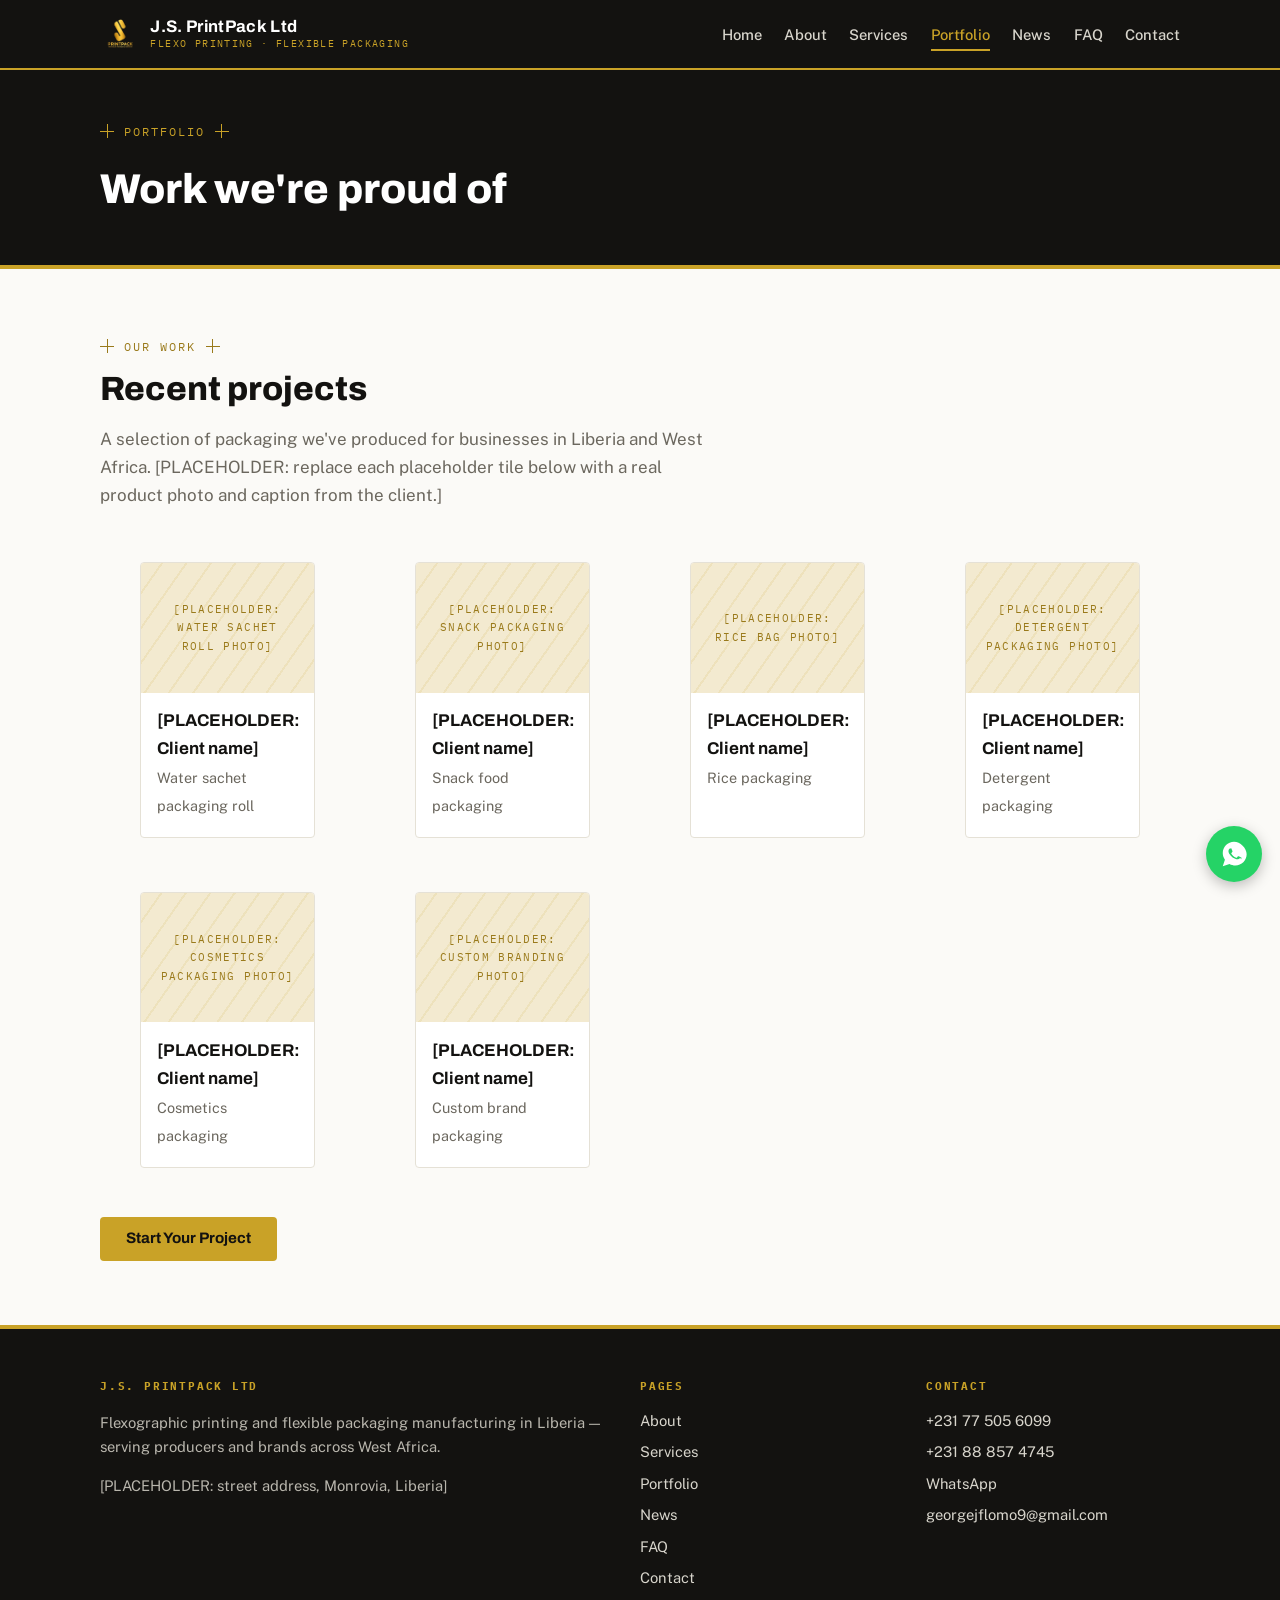
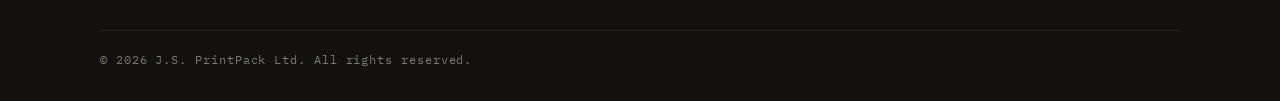
<file: portfolio.html>
<!doctype html>
<html lang="en">
  <head>
    <meta charset="UTF-8" />
    <meta name="viewport" content="width=device-width, initial-scale=1.0" />
    <title>Portfolio — J.S. PrintPack Ltd</title>
    <meta
      name="description"
      content="Examples of flexible packaging and flexographic printing produced by J.S. PrintPack Ltd in Liberia."
    />
    <link rel="preconnect" href="https://fonts.googleapis.com" />
    <link rel="preconnect" href="https://fonts.gstatic.com" crossorigin />
    <link
      href="https://fonts.googleapis.com/css2?family=Archivo:wght@700;800&family=Public+Sans:wght@400;500;700&family=IBM+Plex+Mono:wght@400;500&display=swap"
      rel="stylesheet"
    />
    <link rel="stylesheet" href="css/styles.css" />
    <link rel="icon" href="images/js-logo2.png" type="image/svg+xml" />
  </head>
  <body>
    <header class="site-header">
      <div class="container">
        <a class="brand" href="index.html">
          <img
            class="brand-mark"
            src="images/js-logo2.png"
            alt=""
            width="40"
            height="40"
          />
          <span class="brand-name"
            >J.S. PrintPack Ltd
            <small>Flexo Printing · Flexible Packaging</small>
          </span>
        </a>
        <button
          class="nav-toggle"
          aria-expanded="false"
          aria-controls="site-nav"
        >
          Menu
        </button>
        <nav class="site-nav" id="site-nav" aria-label="Main navigation">
          <ul>
            <li><a href="index.html">Home</a></li>
            <li><a href="about.html">About</a></li>
            <li><a href="services.html">Services</a></li>
            <li><a href="portfolio.html" aria-current="page">Portfolio</a></li>
            <li><a href="news.html">News</a></li>
            <li><a href="faq.html">FAQ</a></li>
            <li><a href="contact.html">Contact</a></li>
          </ul>
        </nav>
      </div>
    </header>

    <main>
      <section class="page-head">
        <div class="container">
          <p class="eyebrow">Portfolio</p>
          <h1>Work we're proud of</h1>
        </div>
      </section>

      <section class="section">
        <div class="container">
          <p class="eyebrow">Our work</p>
          <h2>Recent projects</h2>
          <p class="intro">
            A selection of packaging we've produced for businesses in Liberia
            and West Africa. [PLACEHOLDER: replace each placeholder tile below
            with a real product photo and caption from the client.]
          </p>
          <div class="portfolio-grid">
            <figure class="portfolio-item">
              <div class="thumb">[Placeholder: water sachet roll photo]</div>
              <figcaption>
                <strong>[PLACEHOLDER: Client name]</strong
                ><span>Water sachet packaging roll</span>
              </figcaption>
            </figure>
            <figure class="portfolio-item">
              <div class="thumb">[Placeholder: snack packaging photo]</div>
              <figcaption>
                <strong>[PLACEHOLDER: Client name]</strong
                ><span>Snack food packaging</span>
              </figcaption>
            </figure>
            <figure class="portfolio-item">
              <div class="thumb">[Placeholder: rice bag photo]</div>
              <figcaption>
                <strong>[PLACEHOLDER: Client name]</strong
                ><span>Rice packaging</span>
              </figcaption>
            </figure>
            <figure class="portfolio-item">
              <div class="thumb">[Placeholder: detergent packaging photo]</div>
              <figcaption>
                <strong>[PLACEHOLDER: Client name]</strong
                ><span>Detergent packaging</span>
              </figcaption>
            </figure>
            <figure class="portfolio-item">
              <div class="thumb">[Placeholder: cosmetics packaging photo]</div>
              <figcaption>
                <strong>[PLACEHOLDER: Client name]</strong
                ><span>Cosmetics packaging</span>
              </figcaption>
            </figure>
            <figure class="portfolio-item">
              <div class="thumb">[Placeholder: custom branding photo]</div>
              <figcaption>
                <strong>[PLACEHOLDER: Client name]</strong
                ><span>Custom brand packaging</span>
              </figcaption>
            </figure>
          </div>
          <div class="cta-row mt-2">
            <a class="btn btn-gold" href="contact.html">Start Your Project</a>
          </div>
        </div>
      </section>
    </main>

    <footer class="site-footer">
      <div class="container">
        <div class="footer-grid">
          <div>
            <h4>J.S. PrintPack Ltd</h4>
            <p>
              Flexographic printing and flexible packaging manufacturing in
              Liberia — serving producers and brands across West Africa.
            </p>
            <p>[PLACEHOLDER: street address, Monrovia, Liberia]</p>
          </div>
          <div>
            <h4>Pages</h4>
            <ul>
              <li><a href="about.html">About</a></li>
              <li><a href="services.html">Services</a></li>
              <li><a href="portfolio.html">Portfolio</a></li>
              <li><a href="news.html">News</a></li>
              <li><a href="faq.html">FAQ</a></li>
              <li><a href="contact.html">Contact</a></li>
            </ul>
          </div>
          <div>
            <h4>Contact</h4>
            <ul>
              <li><a href="tel:+231775056099">+231 77 505 6099</a></li>
              <li><a href="tel:+231888574745">+231 88 857 4745</a></li>
              <li>
                <a href="https://wa.me/231775056099" rel="noopener">WhatsApp</a>
              </li>
              <li>
                <a href="mailto:georgejflomo9@gmail.com"
                  >georgejflomo9@gmail.com</a
                >
              </li>
            </ul>
          </div>
        </div>
        <div class="footer-bottom">
          © 2026 J.S. PrintPack Ltd. All rights reserved.
        </div>
      </div>
    </footer>

    <a
      class="wa-float"
      href="https://wa.me/231775056099"
      rel="noopener"
      aria-label="Chat with us on WhatsApp"
    >
      <svg viewBox="0 0 32 32" aria-hidden="true">
        <path
          d="M16 3C9.4 3 4 8.4 4 15c0 2.6.8 5 2.3 7L4 29l7.2-2.3c1.9 1 4 1.6 6.3 1.6 6.6 0 12-5.4 12-12S22.6 3 16 3zm6.6 17c-.3.8-1.6 1.5-2.2 1.6-.6.1-1.3.2-3.7-.8-3.1-1.3-5.1-4.4-5.3-4.6-.2-.2-1.3-1.7-1.3-3.2s.8-2.3 1.1-2.6c.3-.3.6-.4.8-.4h.6c.2 0 .5-.1.7.5l1 2.4c.1.2.1.4 0 .6l-.4.7-.6.6c-.2.2-.4.4-.2.7.2.4 1 1.6 2.1 2.6 1.4 1.3 2.6 1.7 3 1.9.4.2.6.1.8-.1l1.2-1.4c.2-.3.5-.2.8-.1l2.2 1c.3.2.6.3.7.4.1.4.1 1.1-.3 1.8z"
        />
      </svg>
    </a>

    <script src="js/main.js" defer></script>
  </body>
</html>
</file>
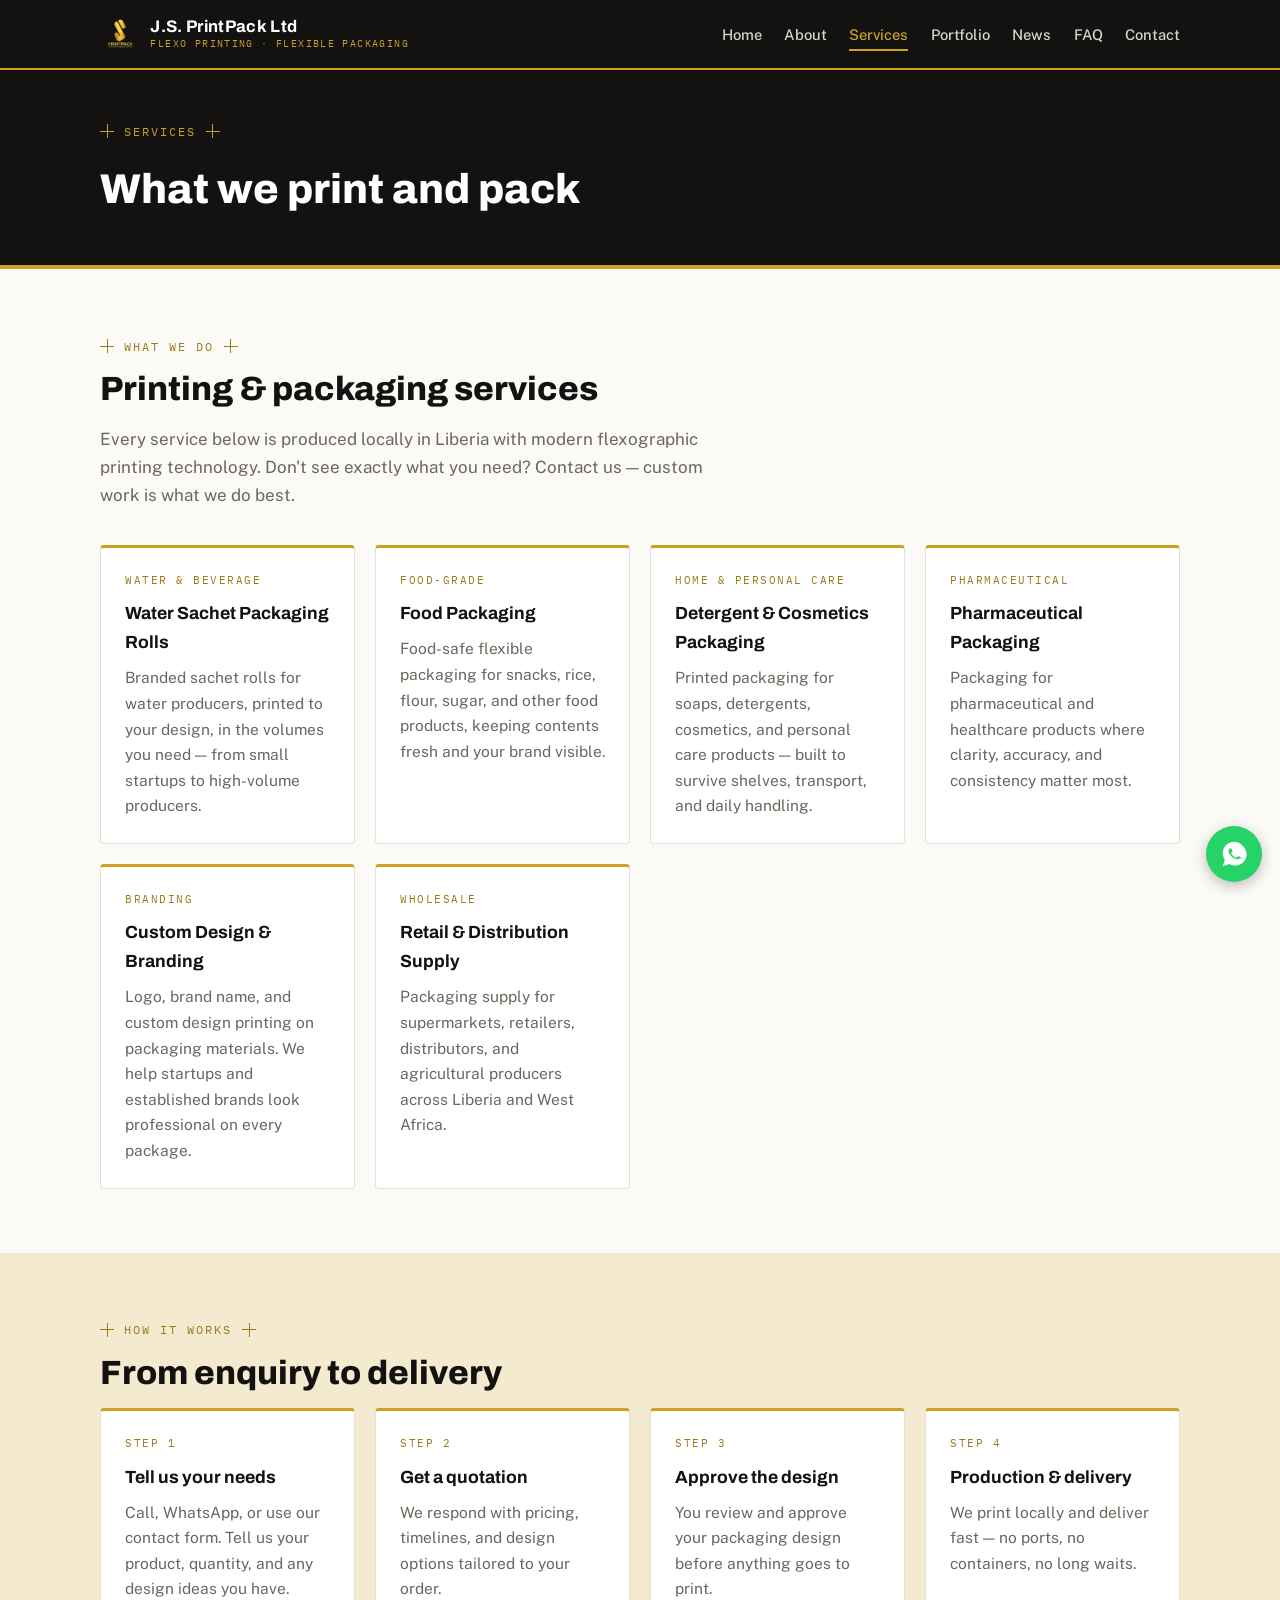
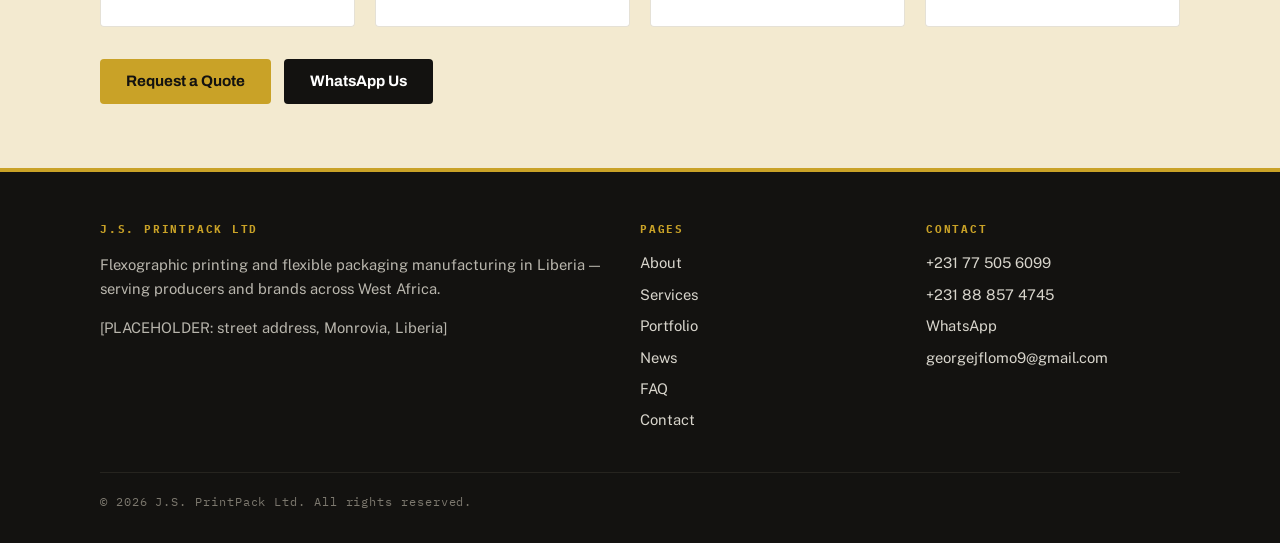
<file: services.html>
<!doctype html>
<html lang="en">
  <head>
    <meta charset="UTF-8" />
    <meta name="viewport" content="width=device-width, initial-scale=1.0" />
    <title>Services — J.S. PrintPack Ltd</title>
    <meta
      name="description"
      content="Flexographic printing services in Liberia: water sachet rolls, food packaging, detergent and cosmetics packaging, custom branding."
    />
    <link rel="preconnect" href="https://fonts.googleapis.com" />
    <link rel="preconnect" href="https://fonts.gstatic.com" crossorigin />
    <link
      href="https://fonts.googleapis.com/css2?family=Archivo:wght@700;800&family=Public+Sans:wght@400;500;700&family=IBM+Plex+Mono:wght@400;500&display=swap"
      rel="stylesheet"
    />
    <link rel="stylesheet" href="css/styles.css" />
    <link rel="icon" href="images/js-logo2.png" type="image/svg+xml" />
  </head>
  <body>
    <header class="site-header">
      <div class="container">
        <a class="brand" href="index.html">
          <img
            class="brand-mark"
            src="images/js-logo2.png"
            alt=""
            width="40"
            height="40"
          />
          <span class="brand-name"
            >J.S. PrintPack Ltd
            <small>Flexo Printing · Flexible Packaging</small>
          </span>
        </a>
        <button
          class="nav-toggle"
          aria-expanded="false"
          aria-controls="site-nav"
        >
          Menu
        </button>
        <nav class="site-nav" id="site-nav" aria-label="Main navigation">
          <ul>
            <li><a href="index.html">Home</a></li>
            <li><a href="about.html">About</a></li>
            <li><a href="services.html" aria-current="page">Services</a></li>
            <li><a href="portfolio.html">Portfolio</a></li>
            <li><a href="news.html">News</a></li>
            <li><a href="faq.html">FAQ</a></li>
            <li><a href="contact.html">Contact</a></li>
          </ul>
        </nav>
      </div>
    </header>

    <main>
      <section class="page-head">
        <div class="container">
          <p class="eyebrow">Services</p>
          <h1>What we print and pack</h1>
        </div>
      </section>

      <section class="section">
        <div class="container">
          <p class="eyebrow">What we do</p>
          <h2>Printing &amp; packaging services</h2>
          <p class="intro">
            Every service below is produced locally in Liberia with modern
            flexographic printing technology. Don't see exactly what you need?
            Contact us — custom work is what we do best.
          </p>
          <div class="card-grid">
            <div class="card">
              <span class="spec">Water &amp; Beverage</span>
              <h3>Water Sachet Packaging Rolls</h3>
              <p>
                Branded sachet rolls for water producers, printed to your
                design, in the volumes you need — from small startups to
                high-volume producers.
              </p>
            </div>
            <div class="card">
              <span class="spec">Food-Grade</span>
              <h3>Food Packaging</h3>
              <p>
                Food-safe flexible packaging for snacks, rice, flour, sugar, and
                other food products, keeping contents fresh and your brand
                visible.
              </p>
            </div>
            <div class="card">
              <span class="spec">Home &amp; Personal Care</span>
              <h3>Detergent &amp; Cosmetics Packaging</h3>
              <p>
                Printed packaging for soaps, detergents, cosmetics, and personal
                care products — built to survive shelves, transport, and daily
                handling.
              </p>
            </div>
            <div class="card">
              <span class="spec">Pharmaceutical</span>
              <h3>Pharmaceutical Packaging</h3>
              <p>
                Packaging for pharmaceutical and healthcare products where
                clarity, accuracy, and consistency matter most.
              </p>
            </div>
            <div class="card">
              <span class="spec">Branding</span>
              <h3>Custom Design &amp; Branding</h3>
              <p>
                Logo, brand name, and custom design printing on packaging
                materials. We help startups and established brands look
                professional on every package.
              </p>
            </div>
            <div class="card">
              <span class="spec">Wholesale</span>
              <h3>Retail &amp; Distribution Supply</h3>
              <p>
                Packaging supply for supermarkets, retailers, distributors, and
                agricultural producers across Liberia and West Africa.
              </p>
            </div>
          </div>
        </div>
      </section>

      <section class="section section-tint">
        <div class="container">
          <p class="eyebrow">How it works</p>
          <h2>From enquiry to delivery</h2>
          <div class="card-grid">
            <div class="card">
              <span class="spec">Step 1</span>
              <h3>Tell us your needs</h3>
              <p>
                Call, WhatsApp, or use our contact form. Tell us your product,
                quantity, and any design ideas you have.
              </p>
            </div>
            <div class="card">
              <span class="spec">Step 2</span>
              <h3>Get a quotation</h3>
              <p>
                We respond with pricing, timelines, and design options tailored
                to your order.
              </p>
            </div>
            <div class="card">
              <span class="spec">Step 3</span>
              <h3>Approve the design</h3>
              <p>
                You review and approve your packaging design before anything
                goes to print.
              </p>
            </div>
            <div class="card">
              <span class="spec">Step 4</span>
              <h3>Production &amp; delivery</h3>
              <p>
                We print locally and deliver fast — no ports, no containers, no
                long waits.
              </p>
            </div>
          </div>
          <div class="cta-row mt-2">
            <a class="btn btn-gold" href="contact.html">Request a Quote</a>
            <a
              class="btn btn-dark"
              href="https://wa.me/231775056099"
              rel="noopener"
              >WhatsApp Us</a
            >
          </div>
        </div>
      </section>
    </main>

    <footer class="site-footer">
      <div class="container">
        <div class="footer-grid">
          <div>
            <h4>J.S. PrintPack Ltd</h4>
            <p>
              Flexographic printing and flexible packaging manufacturing in
              Liberia — serving producers and brands across West Africa.
            </p>
            <p>[PLACEHOLDER: street address, Monrovia, Liberia]</p>
          </div>
          <div>
            <h4>Pages</h4>
            <ul>
              <li><a href="about.html">About</a></li>
              <li><a href="services.html">Services</a></li>
              <li><a href="portfolio.html">Portfolio</a></li>
              <li><a href="news.html">News</a></li>
              <li><a href="faq.html">FAQ</a></li>
              <li><a href="contact.html">Contact</a></li>
            </ul>
          </div>
          <div>
            <h4>Contact</h4>
            <ul>
              <li><a href="tel:+231775056099">+231 77 505 6099</a></li>
              <li><a href="tel:+231888574745">+231 88 857 4745</a></li>
              <li>
                <a href="https://wa.me/231775056099" rel="noopener">WhatsApp</a>
              </li>
              <li>
                <a href="mailto:georgejflomo9@gmail.com"
                  >georgejflomo9@gmail.com</a
                >
              </li>
            </ul>
          </div>
        </div>
        <div class="footer-bottom">
          © 2026 J.S. PrintPack Ltd. All rights reserved.
        </div>
      </div>
    </footer>

    <a
      class="wa-float"
      href="https://wa.me/231775056099"
      rel="noopener"
      aria-label="Chat with us on WhatsApp"
    >
      <svg viewBox="0 0 32 32" aria-hidden="true">
        <path
          d="M16 3C9.4 3 4 8.4 4 15c0 2.6.8 5 2.3 7L4 29l7.2-2.3c1.9 1 4 1.6 6.3 1.6 6.6 0 12-5.4 12-12S22.6 3 16 3zm6.6 17c-.3.8-1.6 1.5-2.2 1.6-.6.1-1.3.2-3.7-.8-3.1-1.3-5.1-4.4-5.3-4.6-.2-.2-1.3-1.7-1.3-3.2s.8-2.3 1.1-2.6c.3-.3.6-.4.8-.4h.6c.2 0 .5-.1.7.5l1 2.4c.1.2.1.4 0 .6l-.4.7-.6.6c-.2.2-.4.4-.2.7.2.4 1 1.6 2.1 2.6 1.4 1.3 2.6 1.7 3 1.9.4.2.6.1.8-.1l1.2-1.4c.2-.3.5-.2.8-.1l2.2 1c.3.2.6.3.7.4.1.4.1 1.1-.3 1.8z"
        />
      </svg>
    </a>

    <script src="js/main.js" defer></script>
  </body>
</html>
</file>
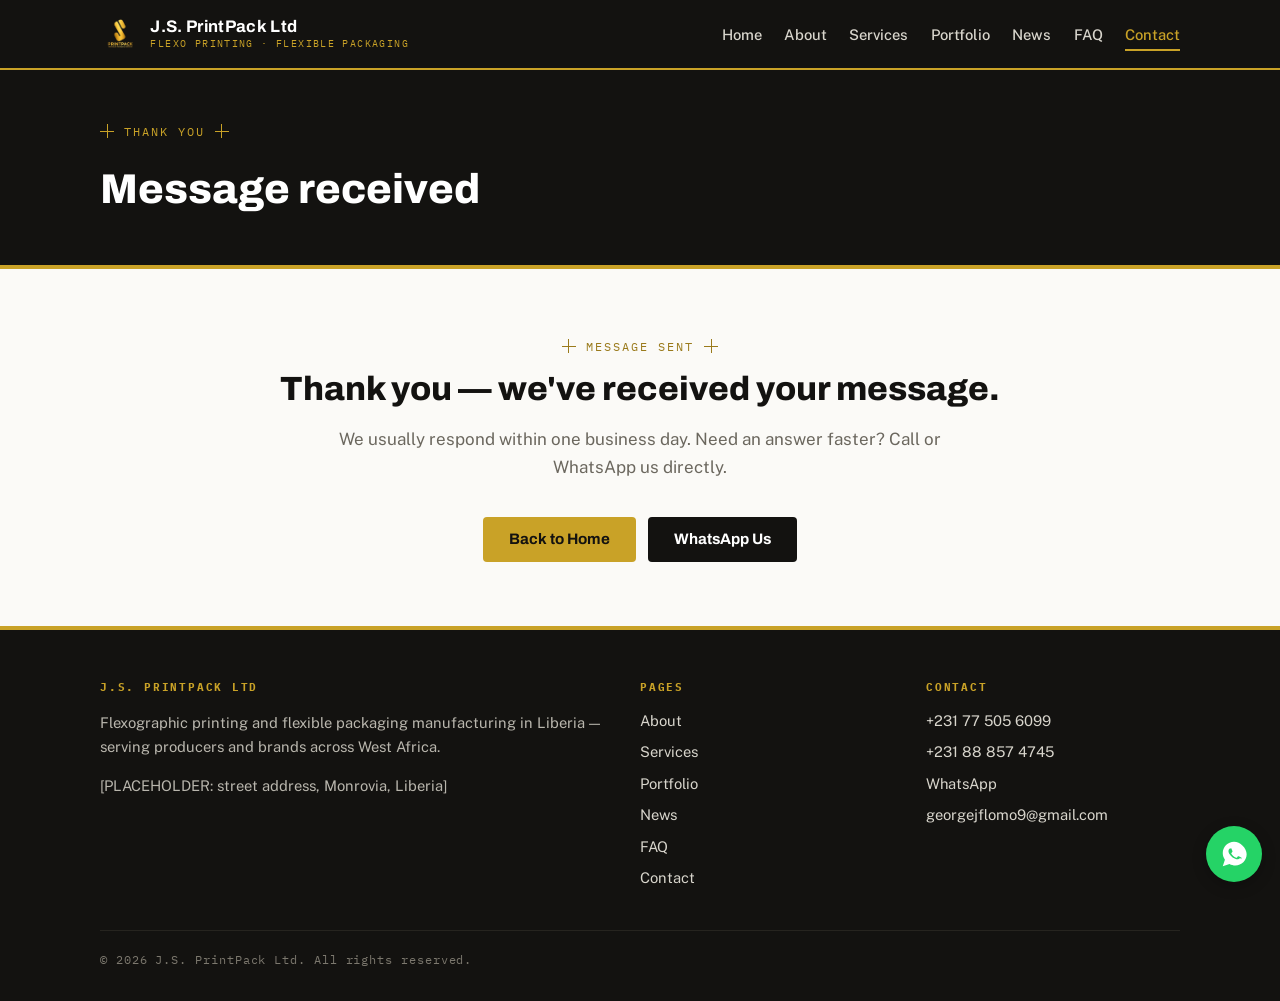
<file: thanks.html>
<!doctype html>
<html lang="en">
  <head>
    <meta charset="UTF-8" />
    <meta name="viewport" content="width=device-width, initial-scale=1.0" />
    <title>Thank You — J.S. PrintPack Ltd</title>
    <meta
      name="description"
      content="Your message to J.S. PrintPack Ltd has been sent."
    />
    <link rel="preconnect" href="https://fonts.googleapis.com" />
    <link rel="preconnect" href="https://fonts.gstatic.com" crossorigin />
    <link
      href="https://fonts.googleapis.com/css2?family=Archivo:wght@700;800&family=Public+Sans:wght@400;500;700&family=IBM+Plex+Mono:wght@400;500&display=swap"
      rel="stylesheet"
    />
    <link rel="stylesheet" href="css/styles.css" />
    <link rel="icon" href="images/js-logo2.png" type="image/svg+xml" />
  </head>
  <body>
    <header class="site-header">
      <div class="container">
        <a class="brand" href="index.html">
          <img
            class="brand-mark"
            src="images/js-logo2.png"
            alt=""
            width="40"
            height="40"
          />
          <span class="brand-name"
            >J.S. PrintPack Ltd
            <small>Flexo Printing · Flexible Packaging</small>
          </span>
        </a>
        <button
          class="nav-toggle"
          aria-expanded="false"
          aria-controls="site-nav"
        >
          Menu
        </button>
        <nav class="site-nav" id="site-nav" aria-label="Main navigation">
          <ul>
            <li><a href="index.html">Home</a></li>
            <li><a href="about.html">About</a></li>
            <li><a href="services.html">Services</a></li>
            <li><a href="portfolio.html">Portfolio</a></li>
            <li><a href="news.html">News</a></li>
            <li><a href="faq.html">FAQ</a></li>
            <li><a href="contact.html" aria-current="page">Contact</a></li>
          </ul>
        </nav>
      </div>
    </header>

    <main>
      <section class="page-head">
        <div class="container">
          <p class="eyebrow">Thank you</p>
          <h1>Message received</h1>
        </div>
      </section>

      <section class="section">
        <div class="container center">
          <p class="eyebrow" style="justify-content: center">Message sent</p>
          <h2>Thank you — we've received your message.</h2>
          <p class="intro" style="margin-left: auto; margin-right: auto">
            We usually respond within one business day. Need an answer faster?
            Call or WhatsApp us directly.
          </p>
          <div class="cta-row" style="justify-content: center">
            <a class="btn btn-gold" href="index.html">Back to Home</a>
            <a
              class="btn btn-dark"
              href="https://wa.me/231775056099"
              rel="noopener"
              >WhatsApp Us</a
            >
          </div>
        </div>
      </section>
    </main>

    <footer class="site-footer">
      <div class="container">
        <div class="footer-grid">
          <div>
            <h4>J.S. PrintPack Ltd</h4>
            <p>
              Flexographic printing and flexible packaging manufacturing in
              Liberia — serving producers and brands across West Africa.
            </p>
            <p>[PLACEHOLDER: street address, Monrovia, Liberia]</p>
          </div>
          <div>
            <h4>Pages</h4>
            <ul>
              <li><a href="about.html">About</a></li>
              <li><a href="services.html">Services</a></li>
              <li><a href="portfolio.html">Portfolio</a></li>
              <li><a href="news.html">News</a></li>
              <li><a href="faq.html">FAQ</a></li>
              <li><a href="contact.html">Contact</a></li>
            </ul>
          </div>
          <div>
            <h4>Contact</h4>
            <ul>
              <li><a href="tel:+231775056099">+231 77 505 6099</a></li>
              <li><a href="tel:+231888574745">+231 88 857 4745</a></li>
              <li>
                <a href="https://wa.me/231775056099" rel="noopener">WhatsApp</a>
              </li>
              <li>
                <a href="mailto:georgejflomo9@gmail.com"
                  >georgejflomo9@gmail.com</a
                >
              </li>
            </ul>
          </div>
        </div>
        <div class="footer-bottom">
          © 2026 J.S. PrintPack Ltd. All rights reserved.
        </div>
      </div>
    </footer>

    <a
      class="wa-float"
      href="https://wa.me/231775056099"
      rel="noopener"
      aria-label="Chat with us on WhatsApp"
    >
      <svg viewBox="0 0 32 32" aria-hidden="true">
        <path
          d="M16 3C9.4 3 4 8.4 4 15c0 2.6.8 5 2.3 7L4 29l7.2-2.3c1.9 1 4 1.6 6.3 1.6 6.6 0 12-5.4 12-12S22.6 3 16 3zm6.6 17c-.3.8-1.6 1.5-2.2 1.6-.6.1-1.3.2-3.7-.8-3.1-1.3-5.1-4.4-5.3-4.6-.2-.2-1.3-1.7-1.3-3.2s.8-2.3 1.1-2.6c.3-.3.6-.4.8-.4h.6c.2 0 .5-.1.7.5l1 2.4c.1.2.1.4 0 .6l-.4.7-.6.6c-.2.2-.4.4-.2.7.2.4 1 1.6 2.1 2.6 1.4 1.3 2.6 1.7 3 1.9.4.2.6.1.8-.1l1.2-1.4c.2-.3.5-.2.8-.1l2.2 1c.3.2.6.3.7.4.1.4.1 1.1-.3 1.8z"
        />
      </svg>
    </a>

    <script src="js/main.js" defer></script>
  </body>
</html>
</file>
<file: css/styles.css>
/* ==========================================================================
   J.S. PrintPack Ltd — Design System
   Palette derived from logo: gold + black.
   --ink      : rich near-black (printing ink)
   --gold     : brand gold (foil accent)
   --paper    : bright paper white (press sheet)
   ========================================================================== */

:root {
  --ink: #131210;
  --ink-soft: #26241f;
  --gold: #c9a227;
  --gold-deep: #9a7a1b;
  --gold-pale: #f3ead0;
  --paper: #fbfaf7;
  --text: #33312c;
  --muted: #6b675e;
  --line: #e5e1d6;

  --font-display: "Archivo", system-ui, sans-serif;
  --font-body: "Public Sans", system-ui, sans-serif;
  --font-mono: "IBM Plex Mono", ui-monospace, monospace;

  --maxw: 1120px;
  --radius: 4px;
}

*,
*::before,
*::after { box-sizing: border-box; }

html { scroll-behavior: smooth; }

@media (prefers-reduced-motion: reduce) {
  html { scroll-behavior: auto; }
  *, *::before, *::after { animation: none !important; transition: none !important; }
}

body {
  margin: 0;
  font-family: var(--font-body);
  font-size: 1.0625rem;
  line-height: 1.65;
  color: var(--text);
  background: var(--paper);
  -webkit-font-smoothing: antialiased;
}

img { max-width: 100%; height: auto; display: block; }

a { color: var(--gold-deep); }
a:focus-visible,
button:focus-visible {
  outline: 3px solid var(--gold);
  outline-offset: 2px;
}

.container {
  max-width: var(--maxw);
  margin: 0 auto;
  padding: 0 1.25rem;
}

/* --------------------------------------------------------------------------
   Header
   -------------------------------------------------------------------------- */
.site-header {
  background: var(--ink);
  color: #fff;
  position: sticky;
  top: 0;
  z-index: 50;
  border-bottom: 2px solid var(--gold);
}

.site-header .container {
  display: flex;
  align-items: center;
  justify-content: space-between;
  gap: 1rem;
  min-height: 68px;
}

.brand {
  display: flex;
  align-items: center;
  gap: 0.65rem;
  text-decoration: none;
  color: #fff;
}

.brand-mark {
  width: 40px;
  height: 40px;
  flex: none;
}

.brand-name {
  font-family: var(--font-display);
  font-weight: 700;
  font-size: 1.05rem;
  letter-spacing: 0.02em;
  line-height: 1.1;
}

.brand-name small {
  display: block;
  font-family: var(--font-mono);
  font-size: 0.62rem;
  font-weight: 400;
  color: var(--gold);
  letter-spacing: 0.14em;
  text-transform: uppercase;
  margin-top: 2px;
}

.nav-toggle {
  display: none;
  background: none;
  border: 1px solid var(--gold);
  color: var(--gold);
  font-family: var(--font-mono);
  font-size: 0.8rem;
  padding: 0.45rem 0.8rem;
  border-radius: var(--radius);
  cursor: pointer;
}

.site-nav ul {
  display: flex;
  gap: 1.4rem;
  list-style: none;
  margin: 0;
  padding: 0;
}

.site-nav a {
  color: #d8d5cc;
  text-decoration: none;
  font-size: 0.92rem;
  font-weight: 500;
  padding: 0.35rem 0;
  border-bottom: 2px solid transparent;
}

.site-nav a:hover { color: #fff; }

.site-nav a[aria-current="page"] {
  color: var(--gold);
  border-bottom-color: var(--gold);
}

@media (max-width: 820px) {
  .nav-toggle { display: inline-block; }
  .site-nav {
    display: none;
    position: absolute;
    top: 100%;
    left: 0;
    right: 0;
    background: var(--ink);
    border-bottom: 2px solid var(--gold);
  }
  .site-nav.open { display: block; }
  .site-nav ul {
    flex-direction: column;
    gap: 0;
    padding: 0.5rem 1.25rem 1rem;
  }
  .site-nav a {
    display: block;
    padding: 0.7rem 0;
    border-bottom: 1px solid var(--ink-soft);
  }
}

/* --------------------------------------------------------------------------
   Registration-mark section eyebrow (signature element)
   Evokes the crop/registration marks on a printed press sheet.
   -------------------------------------------------------------------------- */
.eyebrow {
  display: inline-flex;
  align-items: center;
  gap: 0.6rem;
  font-family: var(--font-mono);
  font-size: 0.72rem;
  letter-spacing: 0.18em;
  text-transform: uppercase;
  color: var(--gold-deep);
  margin: 0 0 0.9rem;
}

.eyebrow::before,
.eyebrow::after {
  content: "";
  width: 14px;
  height: 14px;
  flex: none;
  background:
    linear-gradient(var(--gold-deep), var(--gold-deep)) center/100% 1px no-repeat,
    linear-gradient(var(--gold-deep), var(--gold-deep)) center/1px 100% no-repeat;
}

/* --------------------------------------------------------------------------
   Hero
   -------------------------------------------------------------------------- */
.hero {
  background:
    repeating-linear-gradient(
      -55deg,
      transparent 0 26px,
      rgba(201, 162, 39, 0.05) 26px 28px
    ),
    var(--ink);
  color: #fff;
  padding: 5rem 0 4.5rem;
  border-bottom: 4px solid var(--gold);
}

.hero .eyebrow { color: var(--gold); }
.hero .eyebrow::before,
.hero .eyebrow::after {
  background:
    linear-gradient(var(--gold), var(--gold)) center/100% 1px no-repeat,
    linear-gradient(var(--gold), var(--gold)) center/1px 100% no-repeat;
}

.hero h1 {
  font-family: var(--font-display);
  font-size: clamp(2.1rem, 5vw, 3.4rem);
  font-weight: 800;
  line-height: 1.08;
  letter-spacing: -0.01em;
  margin: 0 0 1.1rem;
  max-width: 17ch;
}

.hero h1 em {
  font-style: normal;
  color: var(--gold);
}

.hero p.lede {
  font-size: 1.15rem;
  color: #c9c6bd;
  max-width: 54ch;
  margin: 0 0 2rem;
}

.cta-row {
  display: flex;
  flex-wrap: wrap;
  gap: 0.8rem;
}

/* --------------------------------------------------------------------------
   Buttons
   -------------------------------------------------------------------------- */
.btn {
  display: inline-flex;
  align-items: center;
  gap: 0.5rem;
  padding: 0.8rem 1.5rem;
  font-family: var(--font-display);
  font-weight: 700;
  font-size: 0.95rem;
  text-decoration: none;
  border-radius: var(--radius);
  border: 2px solid transparent;
  cursor: pointer;
  line-height: 1;
}

.btn-gold { background: var(--gold); color: var(--ink); }
.btn-gold:hover { background: #d9b23a; }

.btn-outline { border-color: var(--gold); color: var(--gold); background: transparent; }
.btn-outline:hover { background: rgba(201, 162, 39, 0.12); }

.btn-dark { background: var(--ink); color: #fff; }
.btn-dark:hover { background: var(--ink-soft); }

.btn-whatsapp { background: #25d366; color: #073b1c; }
.btn-whatsapp:hover { background: #3ae078; }

/* --------------------------------------------------------------------------
   Sections
   -------------------------------------------------------------------------- */
.section { padding: 4rem 0; }
.section-dark { background: var(--ink); color: #fff; }
.section-tint { background: var(--gold-pale); }

.section h2 {
  font-family: var(--font-display);
  font-size: clamp(1.5rem, 3.4vw, 2.1rem);
  font-weight: 800;
  line-height: 1.15;
  margin: 0 0 1rem;
  color: var(--ink);
}

.section-dark h2 { color: #fff; }

.section .intro {
  max-width: 62ch;
  color: var(--muted);
  margin: 0 0 2.25rem;
}

.section-dark .intro { color: #b9b6ad; }

/* --------------------------------------------------------------------------
   Cards
   -------------------------------------------------------------------------- */
.card-grid {
  display: grid;
  grid-template-columns: repeat(auto-fit, minmax(250px, 1fr));
  gap: 1.25rem;
}

.card {
  background: #fff;
  border: 1px solid var(--line);
  border-top: 3px solid var(--gold);
  border-radius: var(--radius);
  padding: 1.5rem;
}

.card h3 {
  font-family: var(--font-display);
  font-size: 1.1rem;
  font-weight: 700;
  margin: 0 0 0.5rem;
  color: var(--ink);
}

.card p { margin: 0; color: var(--muted); font-size: 0.97rem; }

.card .spec {
  font-family: var(--font-mono);
  font-size: 0.68rem;
  letter-spacing: 0.14em;
  text-transform: uppercase;
  color: var(--gold-deep);
  display: block;
  margin-bottom: 0.6rem;
}

/* --------------------------------------------------------------------------
   Portfolio grid
   -------------------------------------------------------------------------- */
.portfolio-grid {
  display: grid;
  grid-template-columns: repeat(auto-fill, minmax(240px, 1fr));
  gap: 1.25rem;
}

.portfolio-item {
  background: #fff;
  border: 1px solid var(--line);
  border-radius: var(--radius);
  overflow: hidden;
}

.portfolio-item .thumb {
  aspect-ratio: 4 / 3;
  background:
    repeating-linear-gradient(-55deg, transparent 0 18px, rgba(201,162,39,.12) 18px 20px),
    var(--gold-pale);
  display: flex;
  align-items: center;
  justify-content: center;
  font-family: var(--font-mono);
  font-size: 0.7rem;
  letter-spacing: 0.12em;
  text-transform: uppercase;
  color: var(--gold-deep);
  text-align: center;
  padding: 1rem;
}

.portfolio-item figcaption { padding: 0.9rem 1rem 1.1rem; }
.portfolio-item figcaption strong { display: block; color: var(--ink); font-family: var(--font-display); }
.portfolio-item figcaption span { color: var(--muted); font-size: 0.9rem; }

/* --------------------------------------------------------------------------
   FAQ
   -------------------------------------------------------------------------- */
.faq-list { max-width: 780px; }

.faq-list details {
  border: 1px solid var(--line);
  border-radius: var(--radius);
  background: #fff;
  margin-bottom: 0.75rem;
}

.faq-list summary {
  cursor: pointer;
  padding: 1rem 1.25rem;
  font-family: var(--font-display);
  font-weight: 700;
  color: var(--ink);
  list-style: none;
  display: flex;
  justify-content: space-between;
  align-items: center;
  gap: 1rem;
}

.faq-list summary::-webkit-details-marker { display: none; }

.faq-list summary::after {
  content: "+";
  font-family: var(--font-mono);
  color: var(--gold-deep);
  font-size: 1.2rem;
  flex: none;
}

.faq-list details[open] summary::after { content: "–"; }

.faq-list details p {
  margin: 0;
  padding: 0 1.25rem 1.1rem;
  color: var(--muted);
}

/* --------------------------------------------------------------------------
   Forms
   -------------------------------------------------------------------------- */
.form-grid {
  display: grid;
  gap: 1.1rem;
  max-width: 640px;
}

.form-grid label {
  display: block;
  font-family: var(--font-display);
  font-weight: 700;
  font-size: 0.9rem;
  color: var(--ink);
  margin-bottom: 0.35rem;
}

.form-grid input,
.form-grid select,
.form-grid textarea {
  width: 100%;
  padding: 0.75rem 0.9rem;
  font: inherit;
  border: 1px solid var(--line);
  border-radius: var(--radius);
  background: #fff;
  color: var(--text);
}

.form-grid input:focus,
.form-grid select:focus,
.form-grid textarea:focus {
  outline: 3px solid var(--gold);
  outline-offset: 1px;
  border-color: var(--gold-deep);
}

.form-note {
  font-size: 0.85rem;
  color: var(--muted);
}

/* --------------------------------------------------------------------------
   Contact info blocks
   -------------------------------------------------------------------------- */
.contact-layout {
  display: grid;
  grid-template-columns: 1fr 1fr;
  gap: 3rem;
}

@media (max-width: 820px) {
  .contact-layout { grid-template-columns: 1fr; }
}

.info-list { list-style: none; margin: 0; padding: 0; }

.info-list li {
  padding: 0.9rem 0;
  border-bottom: 1px solid var(--line);
}

.info-list .spec {
  font-family: var(--font-mono);
  font-size: 0.68rem;
  letter-spacing: 0.14em;
  text-transform: uppercase;
  color: var(--gold-deep);
  display: block;
  margin-bottom: 0.25rem;
}

/* --------------------------------------------------------------------------
   News
   -------------------------------------------------------------------------- */
.news-list { display: grid; gap: 1.25rem; max-width: 780px; }

.news-item {
  background: #fff;
  border: 1px solid var(--line);
  border-left: 3px solid var(--gold);
  border-radius: var(--radius);
  padding: 1.4rem 1.6rem;
}

.news-item time {
  font-family: var(--font-mono);
  font-size: 0.72rem;
  letter-spacing: 0.14em;
  text-transform: uppercase;
  color: var(--gold-deep);
}

.news-item h3 {
  font-family: var(--font-display);
  margin: 0.4rem 0 0.5rem;
  color: var(--ink);
}

.news-item p { margin: 0; color: var(--muted); }

/* --------------------------------------------------------------------------
   Footer
   -------------------------------------------------------------------------- */
.site-footer {
  background: var(--ink);
  color: #b9b6ad;
  padding: 3rem 0 2rem;
  border-top: 4px solid var(--gold);
  font-size: 0.92rem;
}

.footer-grid {
  display: grid;
  grid-template-columns: 2fr 1fr 1fr;
  gap: 2rem;
  margin-bottom: 2rem;
}

@media (max-width: 700px) {
  .footer-grid { grid-template-columns: 1fr; }
}

.site-footer h4 {
  font-family: var(--font-mono);
  font-size: 0.7rem;
  letter-spacing: 0.16em;
  text-transform: uppercase;
  color: var(--gold);
  margin: 0 0 0.8rem;
}

.site-footer ul { list-style: none; margin: 0; padding: 0; }
.site-footer ul li { margin-bottom: 0.45rem; }
.site-footer a { color: #d8d5cc; text-decoration: none; }
.site-footer a:hover { color: var(--gold); }

.footer-bottom {
  border-top: 1px solid var(--ink-soft);
  padding-top: 1.2rem;
  font-family: var(--font-mono);
  font-size: 0.72rem;
  letter-spacing: 0.08em;
  color: #7c786e;
}

/* --------------------------------------------------------------------------
   Floating WhatsApp button
   -------------------------------------------------------------------------- */
.wa-float {
  position: fixed;
  right: 1.1rem;
  bottom: 1.1rem;
  z-index: 60;
  width: 56px;
  height: 56px;
  border-radius: 50%;
  background: #25d366;
  display: flex;
  align-items: center;
  justify-content: center;
  box-shadow: 0 4px 14px rgba(0, 0, 0, 0.25);
  text-decoration: none;
}

.wa-float svg { width: 30px; height: 30px; fill: #fff; }

/* --------------------------------------------------------------------------
   Page header band (interior pages)
   -------------------------------------------------------------------------- */
.page-head {
  background: var(--ink);
  color: #fff;
  padding: 3rem 0 2.6rem;
  border-bottom: 4px solid var(--gold);
}

.page-head h1 {
  font-family: var(--font-display);
  font-size: clamp(1.8rem, 4vw, 2.6rem);
  font-weight: 800;
  margin: 0;
}

.page-head .eyebrow { color: var(--gold); }
.page-head .eyebrow::before,
.page-head .eyebrow::after {
  background:
    linear-gradient(var(--gold), var(--gold)) center/100% 1px no-repeat,
    linear-gradient(var(--gold), var(--gold)) center/1px 100% no-repeat;
}

/* Utility */
.mt-2 { margin-top: 2rem; }
.center { text-align: center; }
</file>
